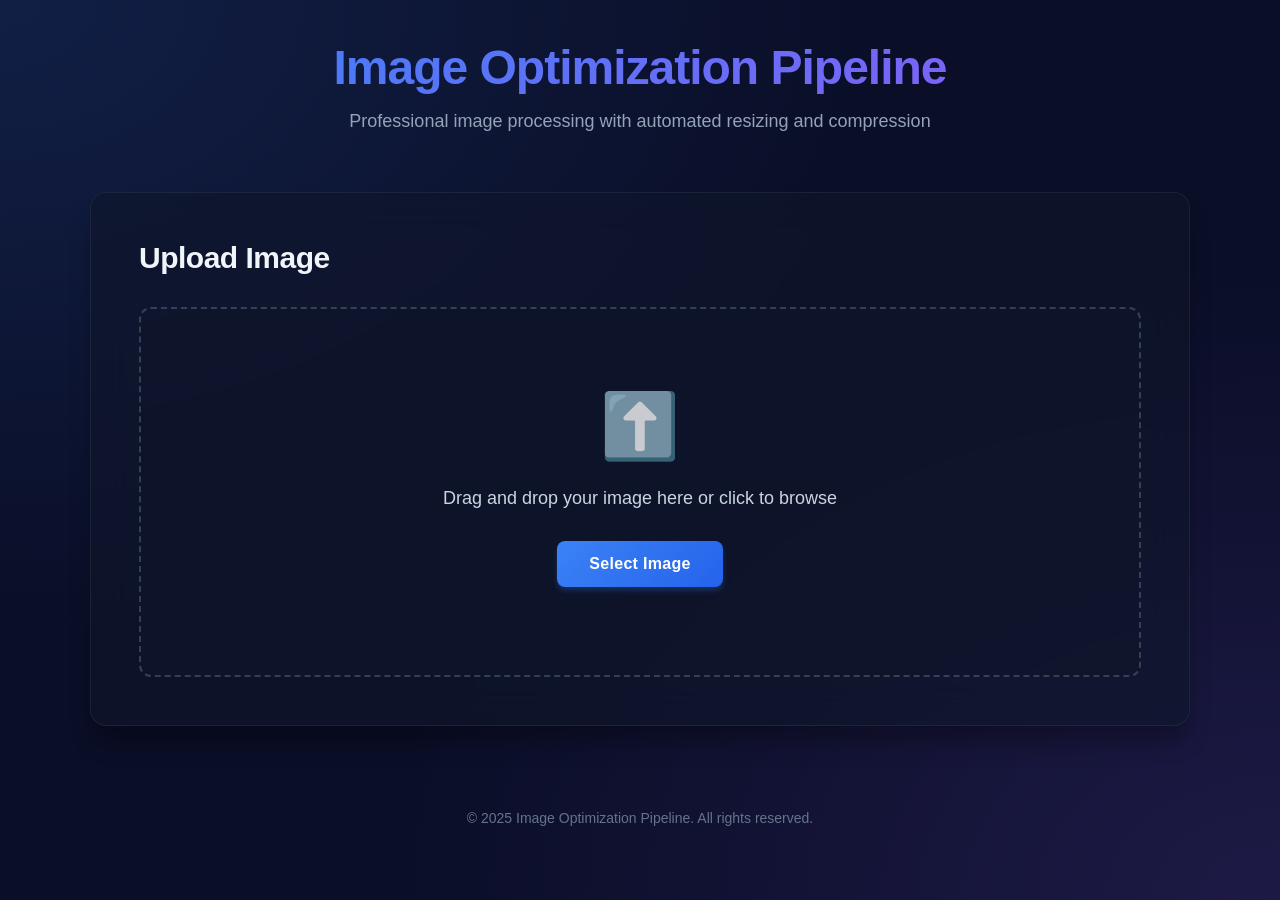
<file: frontend/index.html>
<!DOCTYPE html>
<html lang="en">
<head>
    <meta charset="UTF-8">
    <meta name="viewport" content="width=device-width, initial-scale=1.0">
    <title>Image Optimization Pipeline</title>
    <link rel="stylesheet" href="styles.css">
</head>
<body>
    <div class="container">
        <header>
            <h1>Image Optimization Pipeline</h1>
            <p>Professional image processing with automated resizing and compression</p>
        </header>

        <main>
            <!-- Upload Section -->
            <section id="upload-section" class="card">
                <h2>Upload Image</h2>
                <div class="upload-area" id="upload-area">
                    <div class="upload-icon">⬆️</div>
                    <p>Drag and drop your image here or click to browse</p>
                    <input type="file" id="file-input" accept="image/*" hidden>
                    <button id="browse-btn" class="btn btn-primary">Select Image</button>
                </div>
                <div id="file-info" class="file-info hidden">
                    <p><strong>Selected File:</strong> <span id="filename"></span></p>
                    <p><strong>Size:</strong> <span id="filesize"></span></p>
                    <button id="upload-btn" class="btn btn-success">Upload & Process</button>
                    <button id="cancel-btn" class="btn btn-secondary">Cancel</button>
                </div>
            </section>

            <!-- Processing Section -->
            <section id="processing-section" class="card hidden">
                <h2>Processing...</h2>
                <div class="loader"></div>
                <p id="processing-message">Uploading your image...</p>
                <div class="progress-bar">
                    <div id="progress" class="progress-fill"></div>
                </div>
            </section>

            <!-- Results Section -->
            <section id="results-section" class="card hidden">
                <h2>Processing Complete</h2>
                <div class="results-grid">
                    <div class="result-item">
                        <h3>Original File</h3>
                        <p id="original-filename"></p>
                    </div>
                    <div class="result-item">
                        <h3>Processing Time</h3>
                        <p id="processing-time"></p>
                    </div>
                    <div class="result-item">
                        <h3>Space Saved</h3>
                        <p id="compression-ratio"></p>
                    </div>
                </div>

                <h3>Download Processed Images</h3>
                <div class="download-grid">
                    <div class="download-card">
                        <h4>1080p (Full HD)</h4>
                        <p class="resolution-info">1920x1080</p>
                        <p class="file-size" id="size-1080p">Loading...</p>
                        <a id="download-1080p" class="btn btn-download" href="#" target="_blank">Download</a>
                    </div>
                    <div class="download-card">
                        <h4>720p (HD)</h4>
                        <p class="resolution-info">1280x720</p>
                        <p class="file-size" id="size-720p">Loading...</p>
                        <a id="download-720p" class="btn btn-download" href="#" target="_blank">Download</a>
                    </div>
                    <div class="download-card">
                        <h4>480p (SD)</h4>
                        <p class="resolution-info">854x480</p>
                        <p class="file-size" id="size-480p">Loading...</p>
                        <a id="download-480p" class="btn btn-download" href="#" target="_blank">Download</a>
                    </div>
                </div>

                <button id="upload-another-btn" class="btn btn-primary">Upload Another Image</button>
            </section>

            <!-- Error Section -->
            <section id="error-section" class="card error-card hidden">
                <h2>Error</h2>
                <p id="error-message"></p>
                <button id="try-again-btn" class="btn btn-primary">Try Again</button>
            </section>
        </main>

        <footer>
            <p>&copy; 2025 Image Optimization Pipeline. All rights reserved.</p>
        </footer>
    </div>

    <script src="app.js"></script>
</body>
</html>
</file>
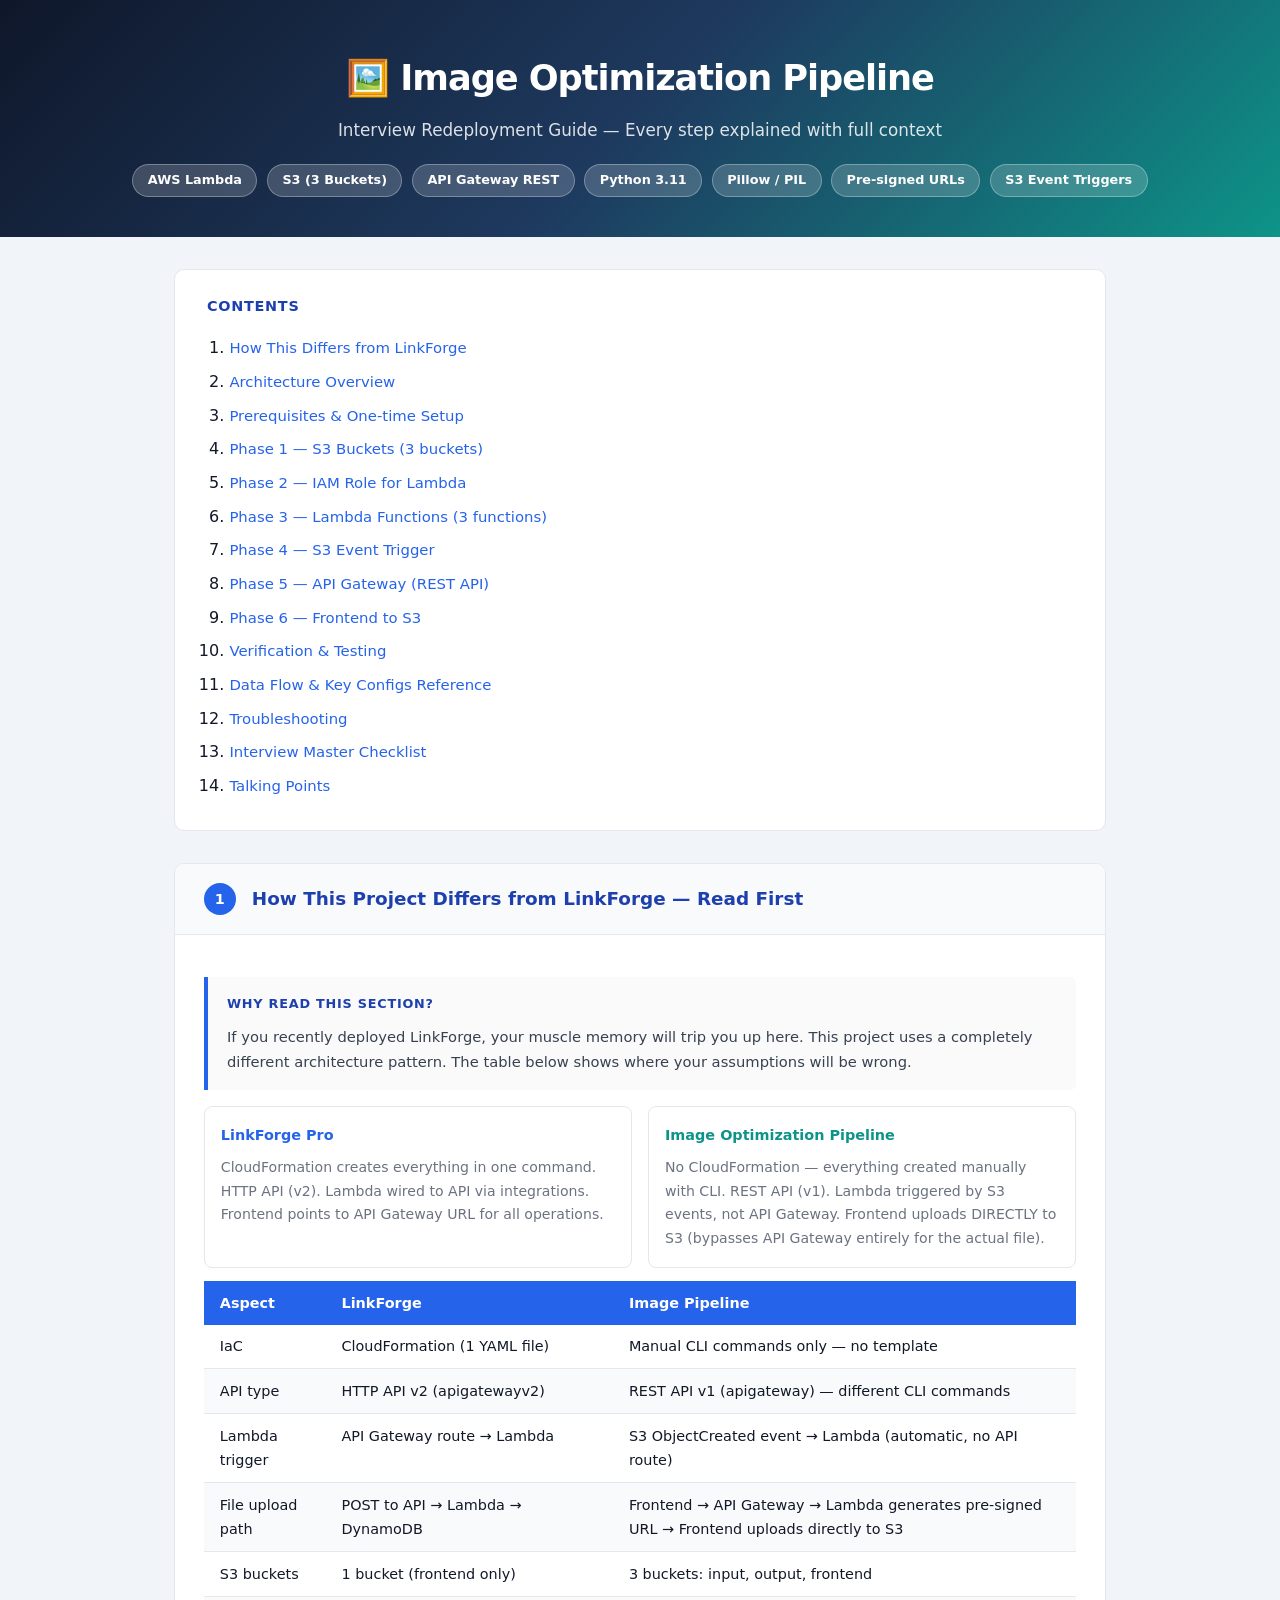
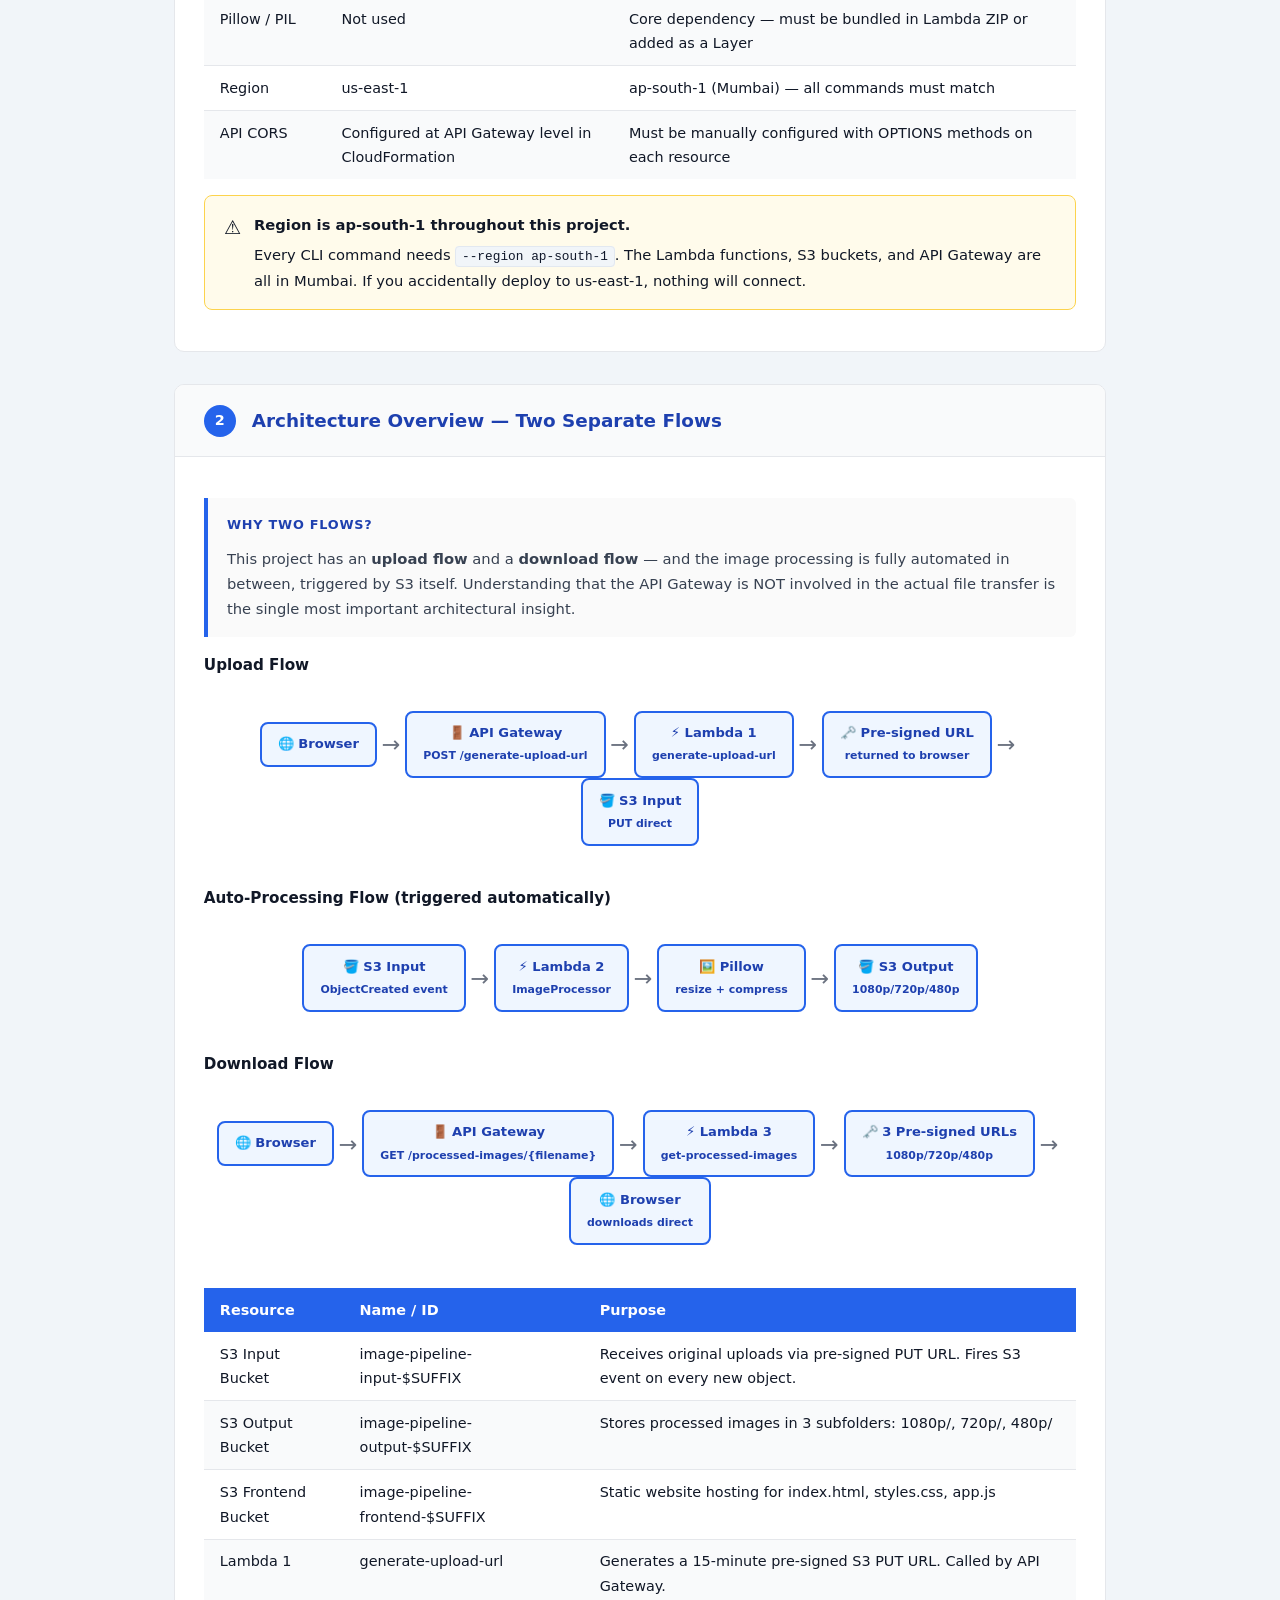
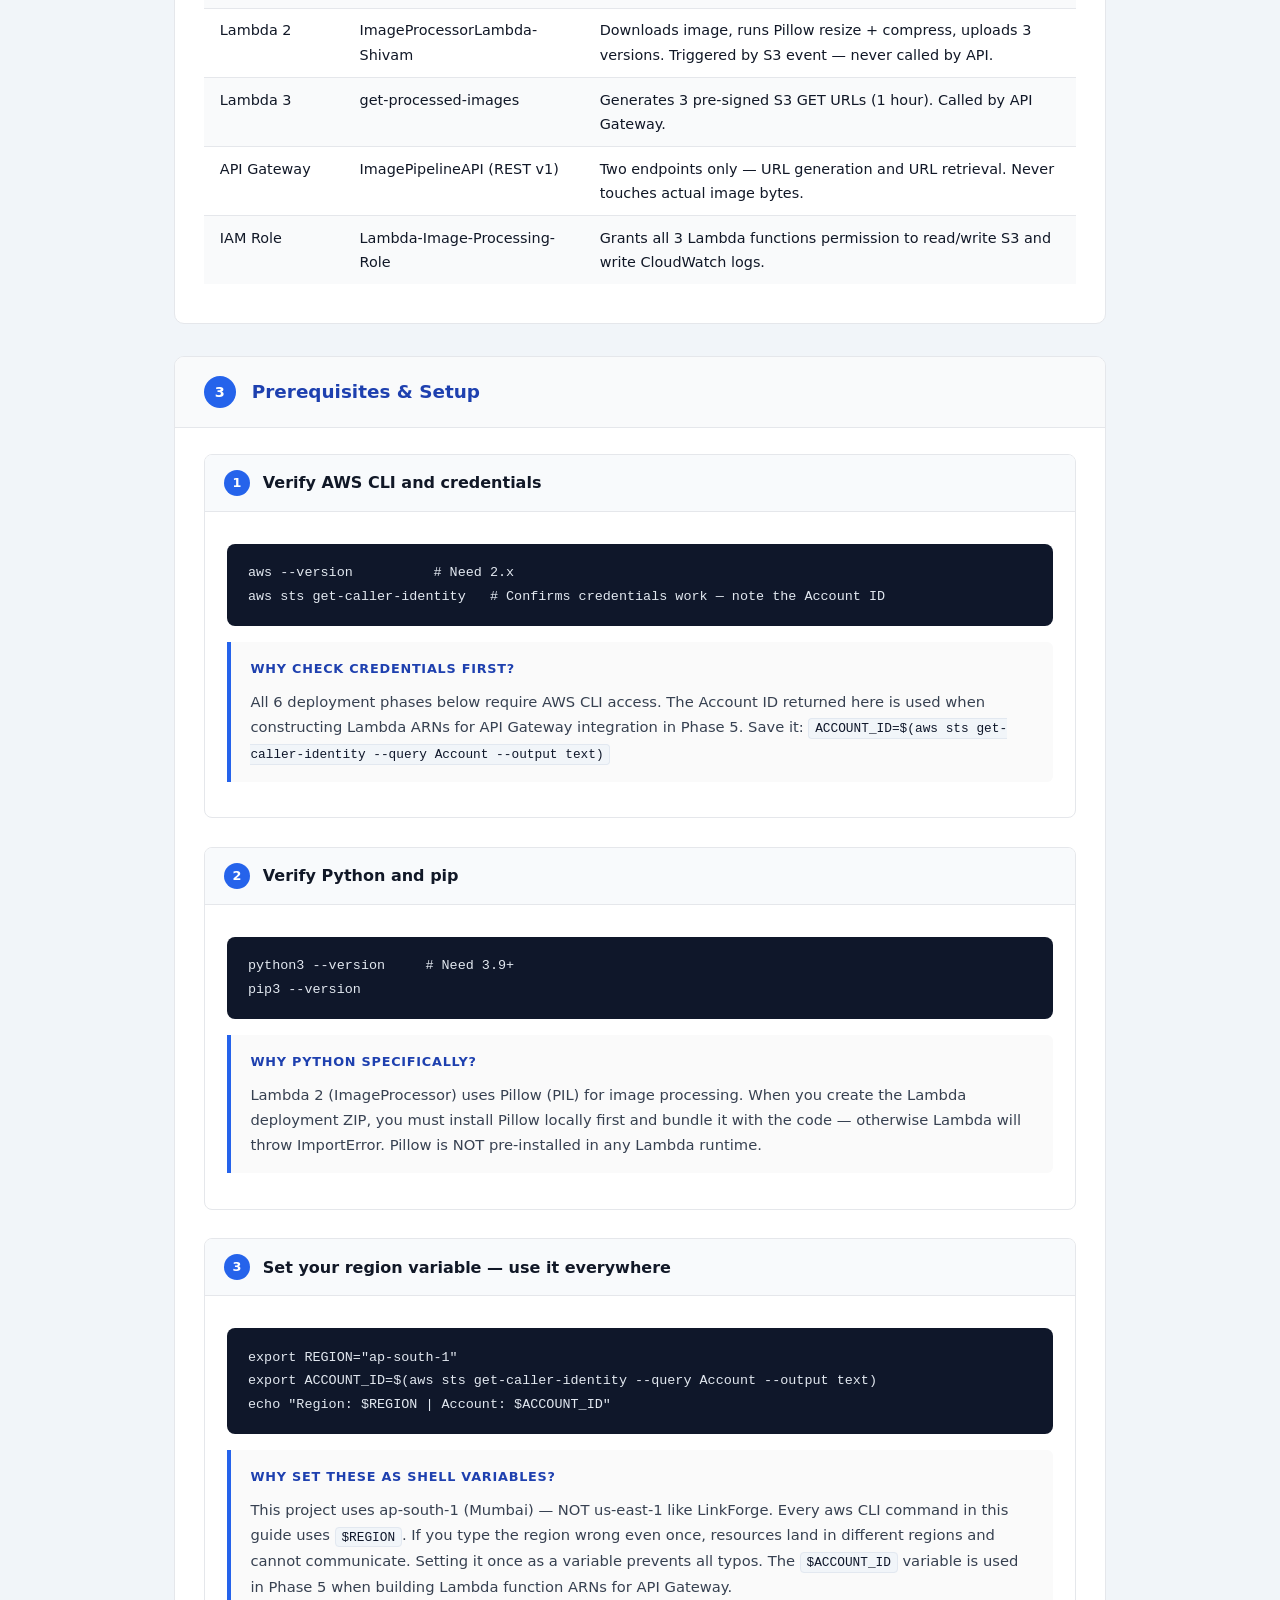
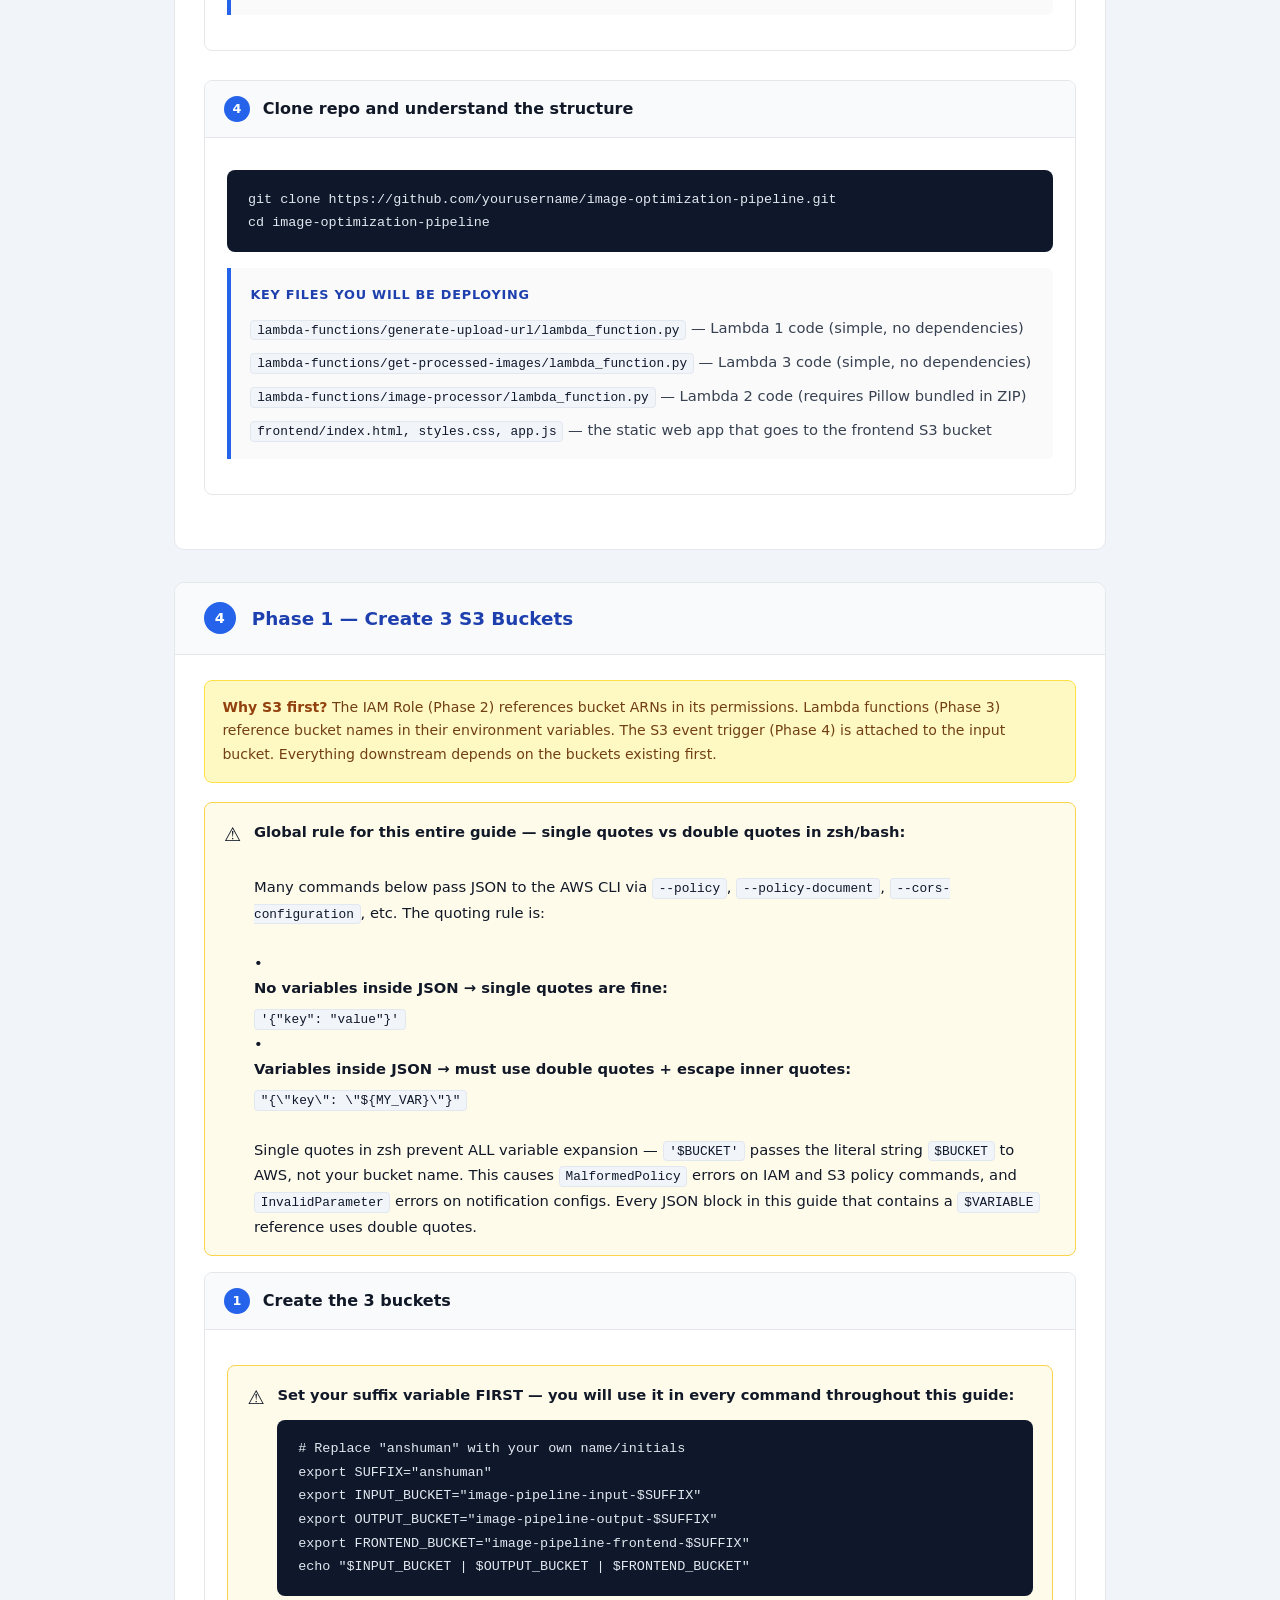
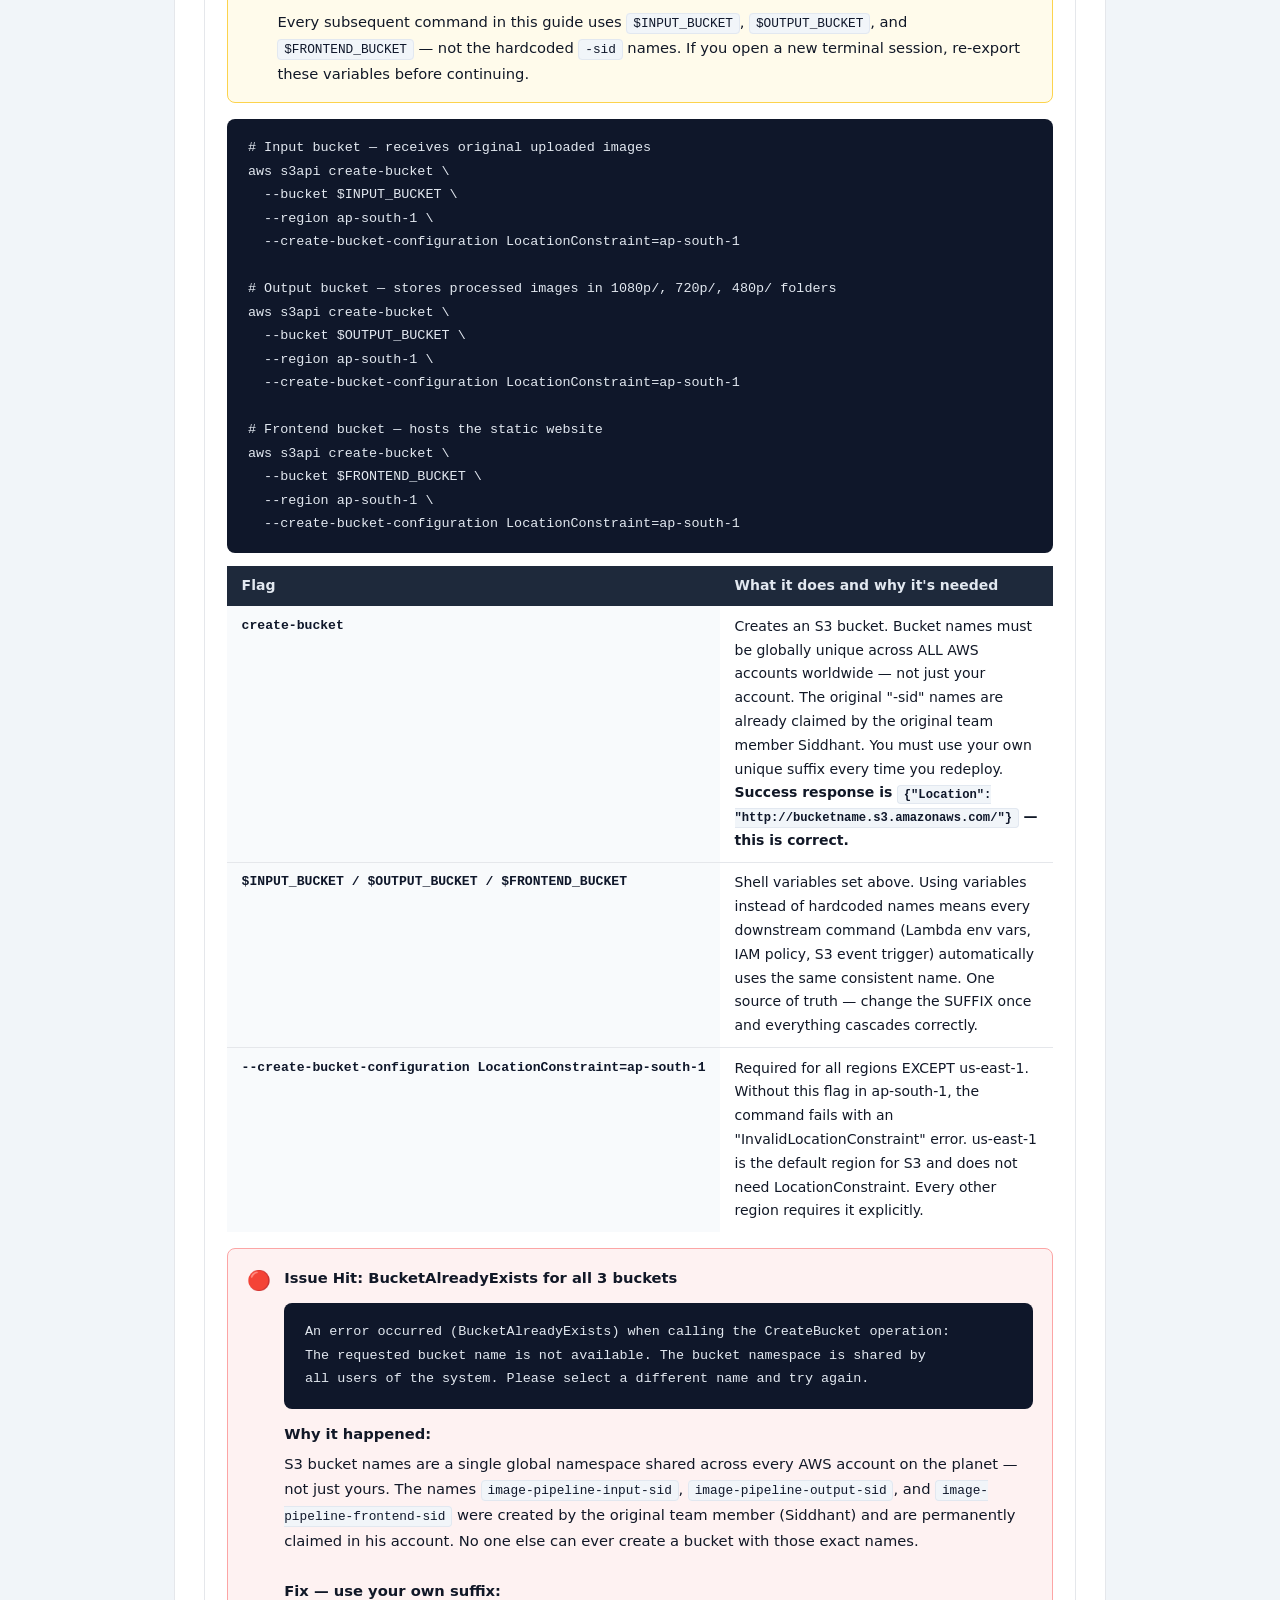
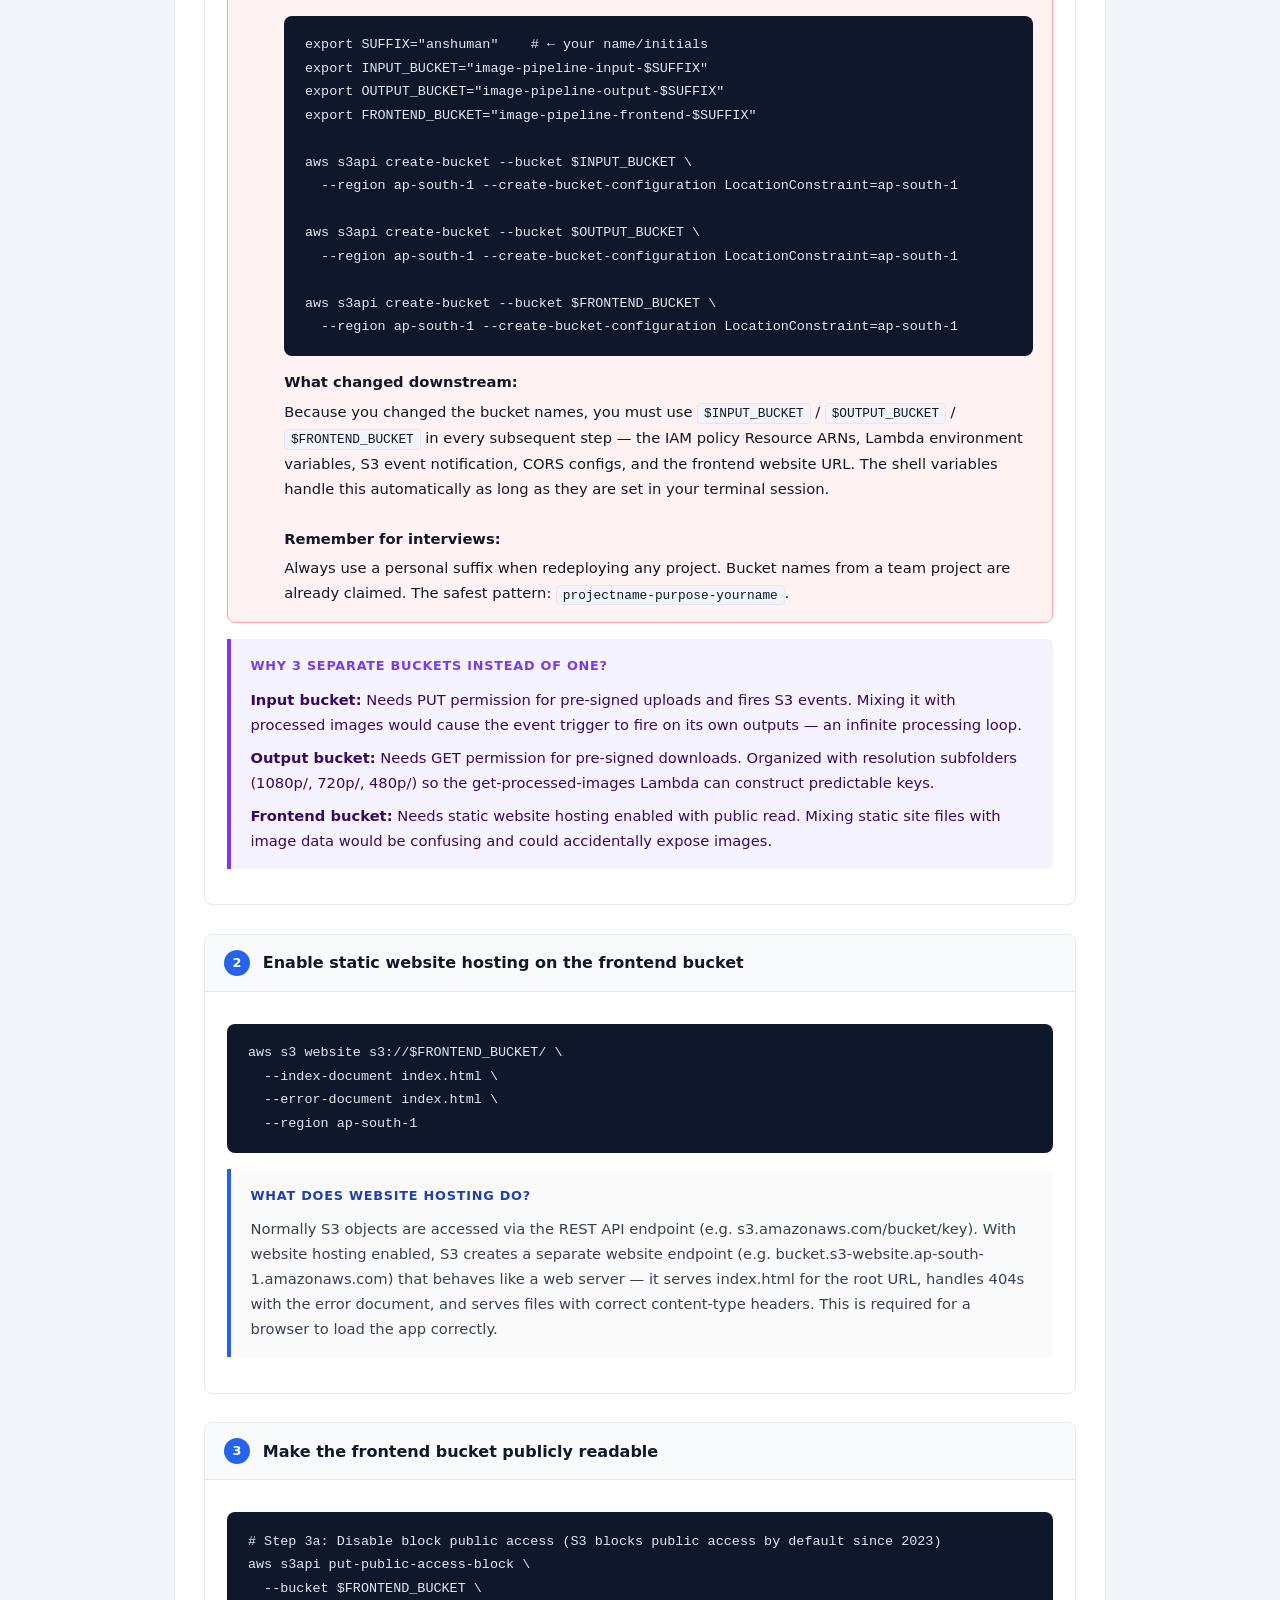
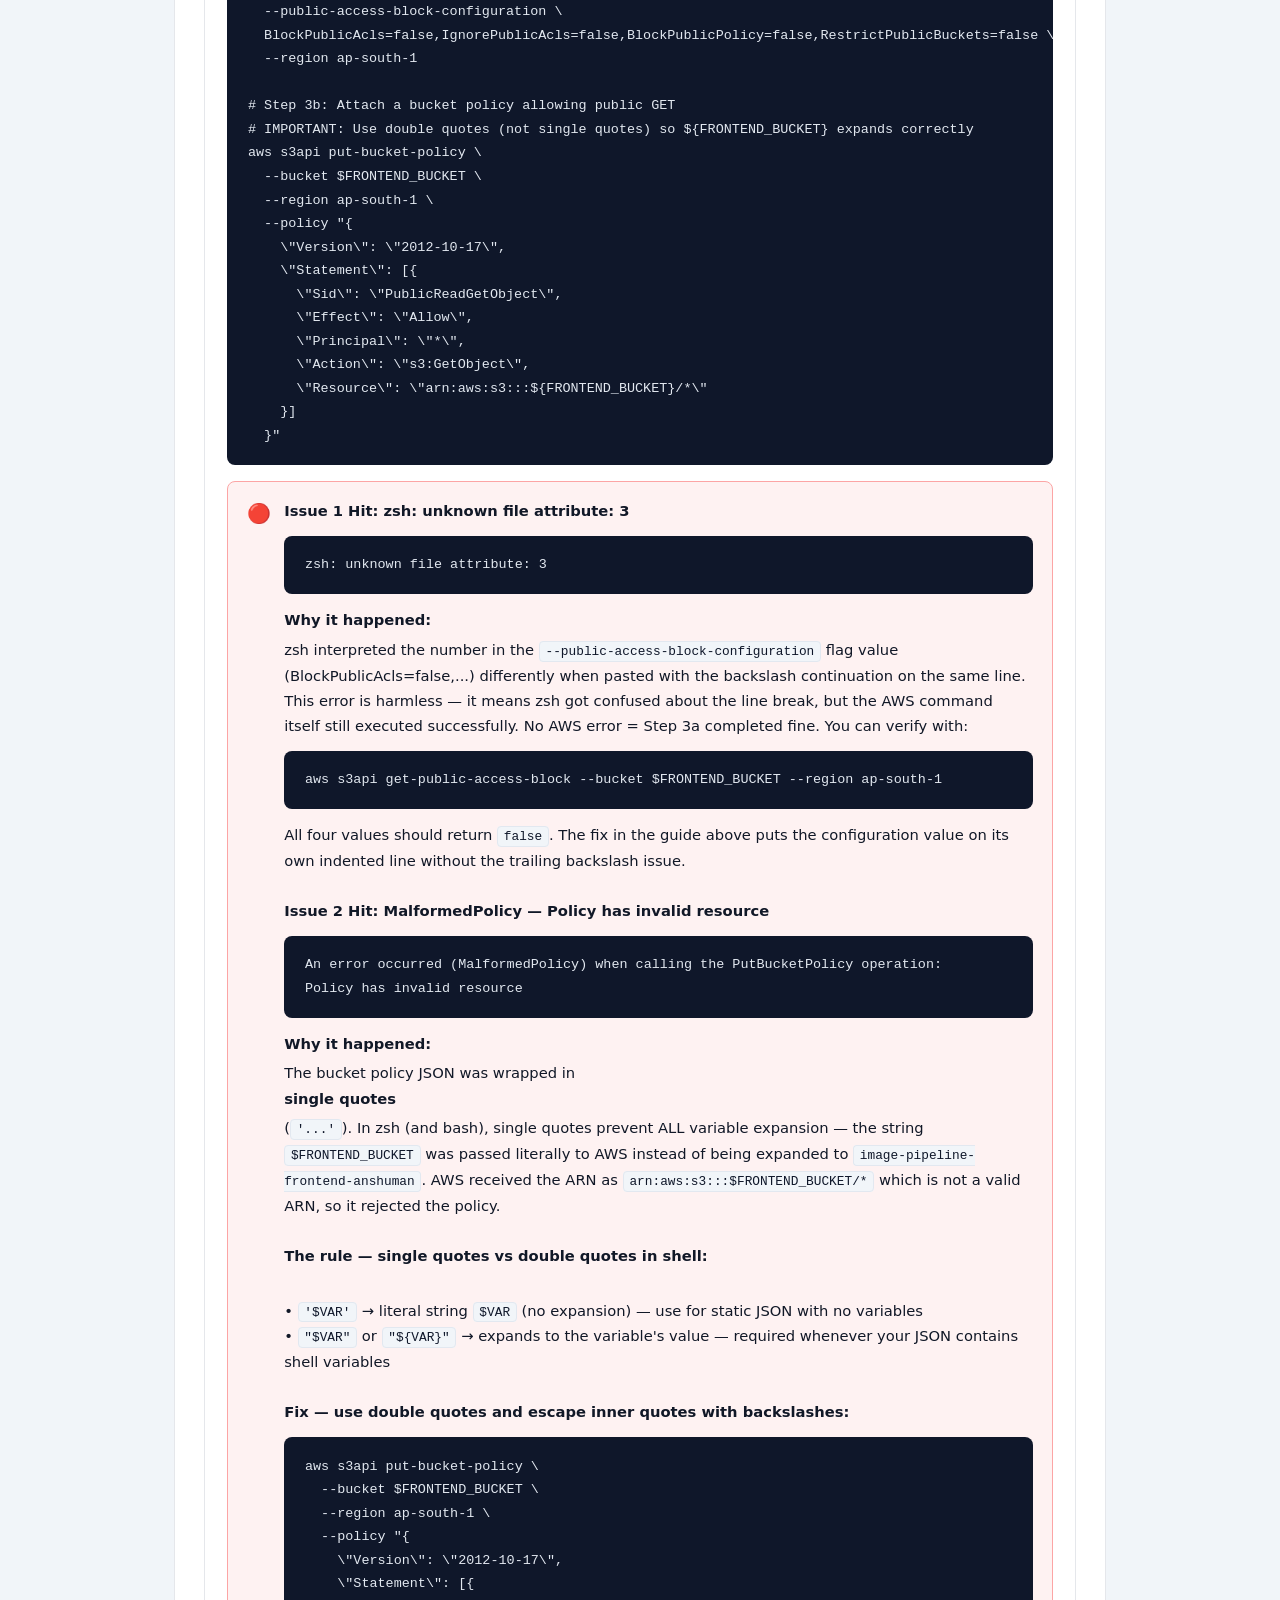
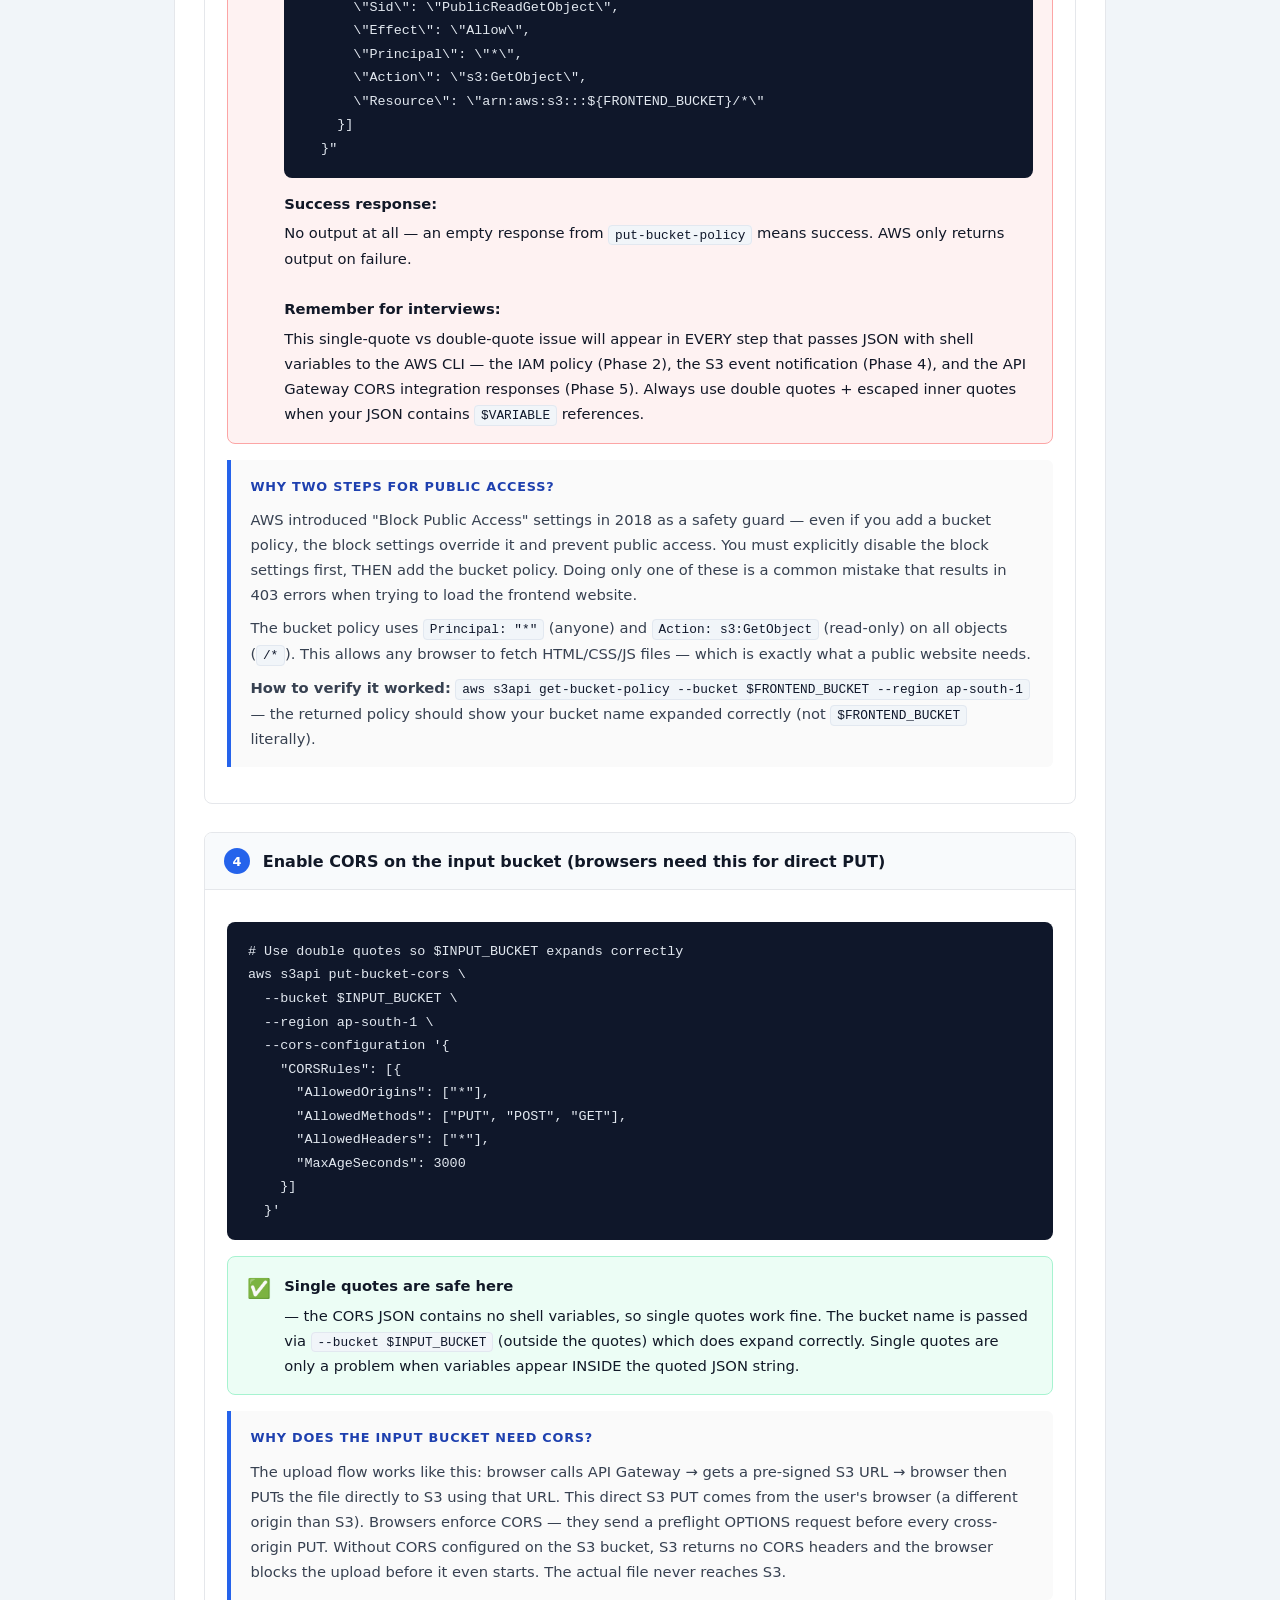
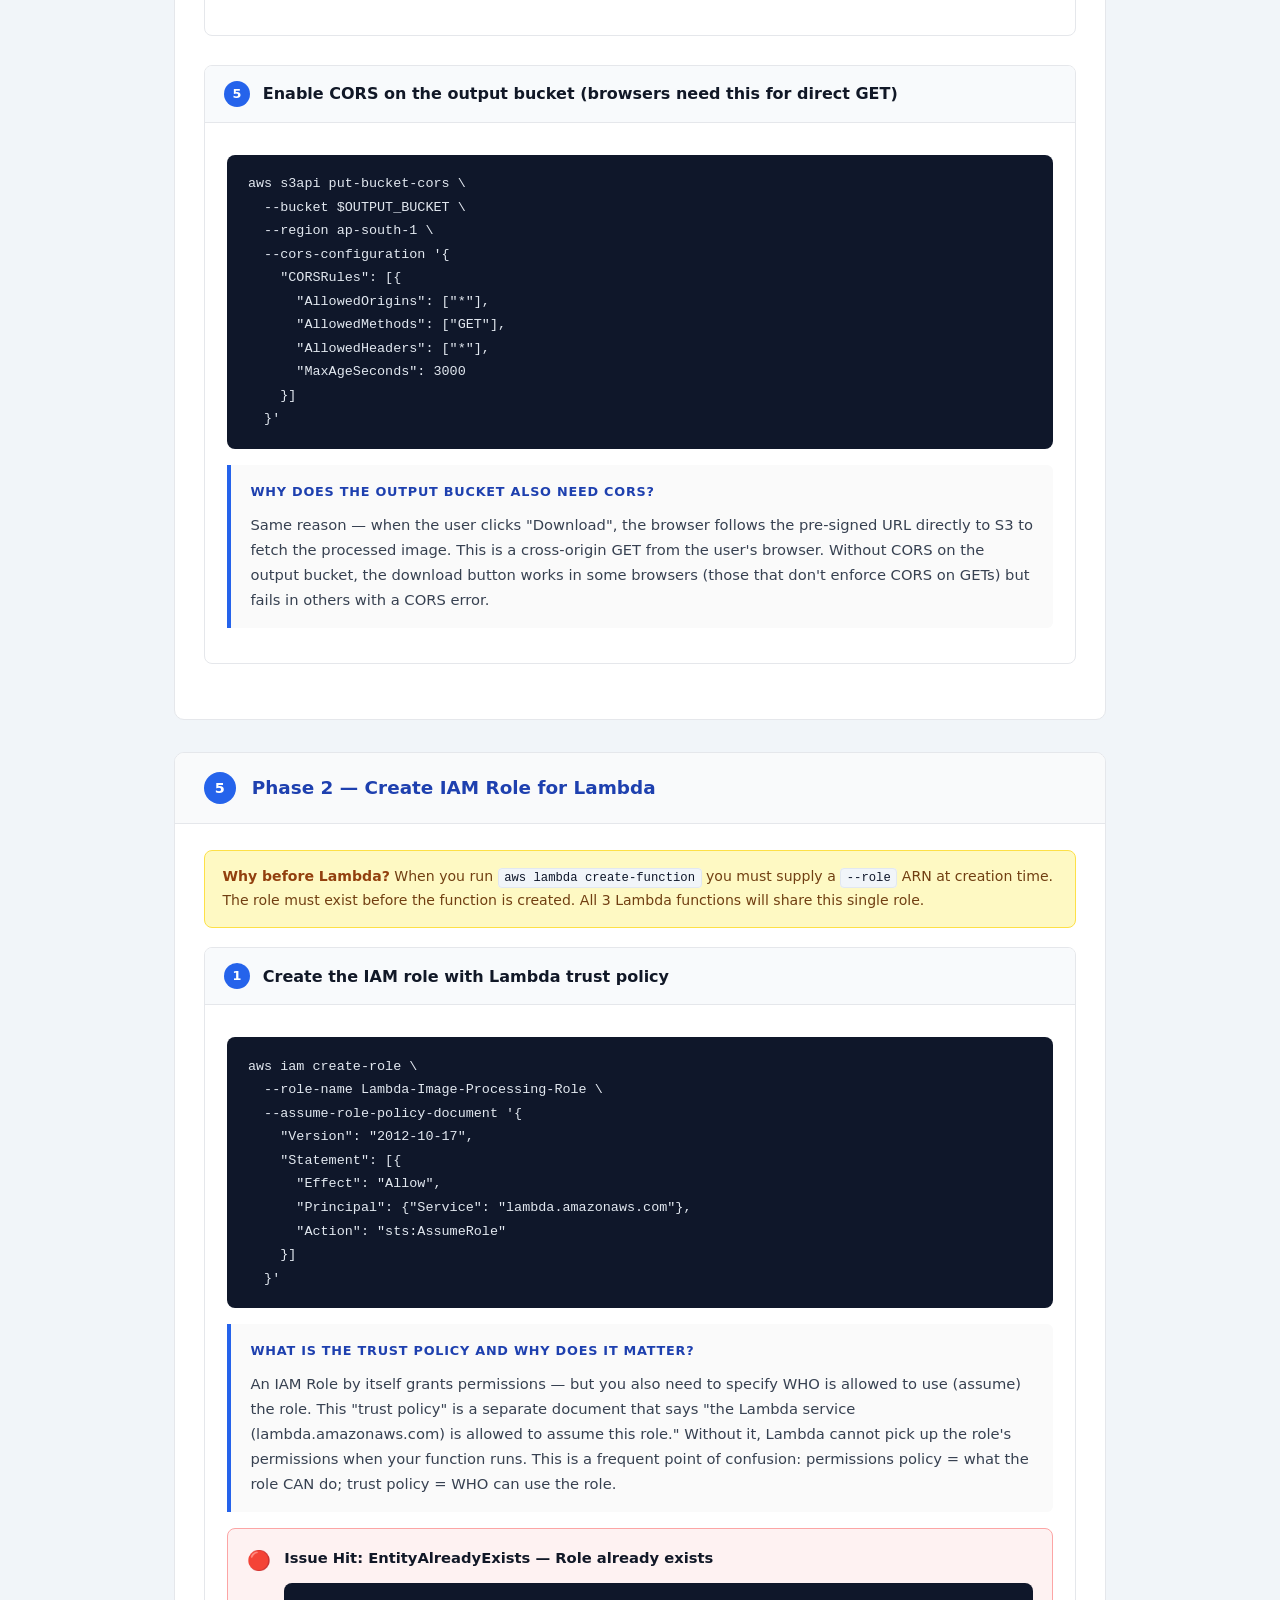
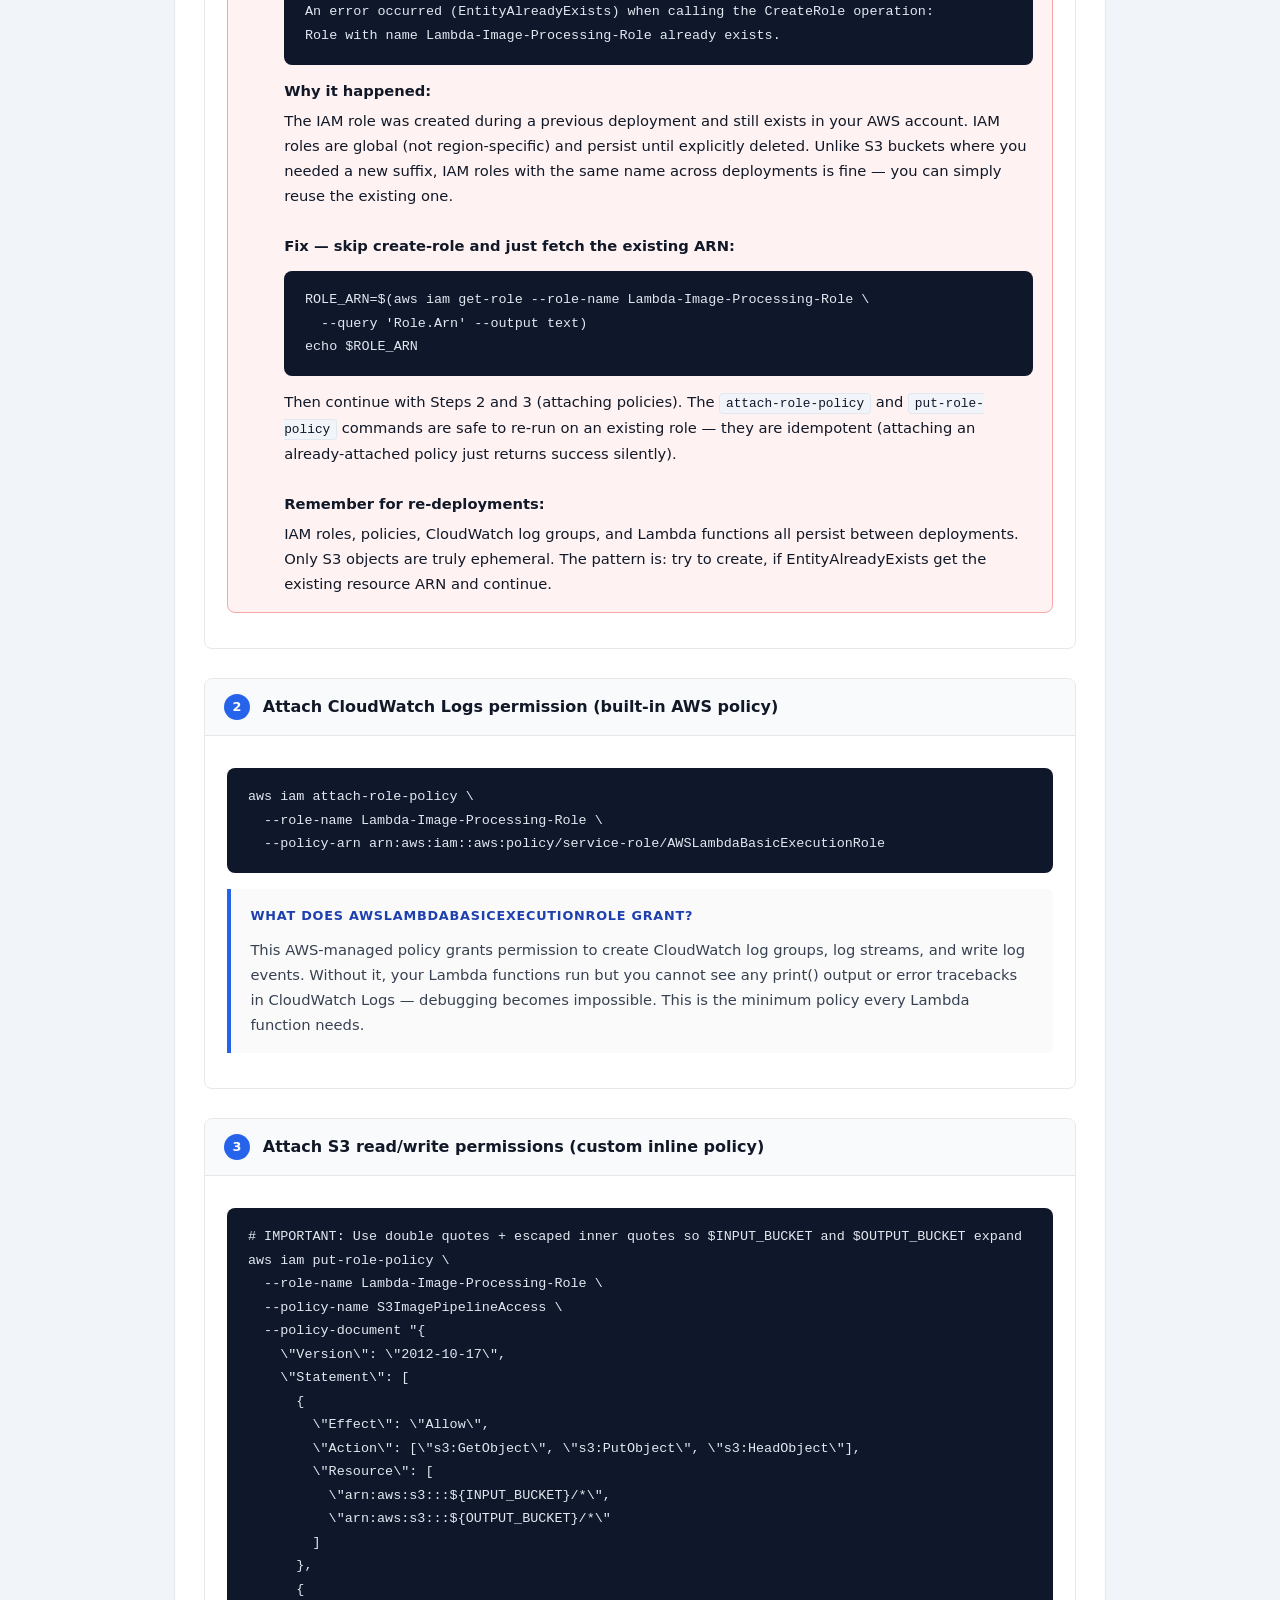
<file: image-pipeline-redeploy-guide-2.html>
<!DOCTYPE html>
<html lang="en">
<head>
<meta charset="UTF-8">
<meta name="viewport" content="width=device-width, initial-scale=1.0">
<title>Image Optimization Pipeline — Interview Redeployment Guide</title>
<style>
  :root {
    --blue:#2563eb;--blue-light:#eff6ff;--blue-dark:#1e40af;
    --green:#059669;--green-light:#ecfdf5;
    --orange:#d97706;--orange-light:#fffbeb;
    --red:#dc2626;--red-light:#fef2f2;
    --purple:#7c3aed;--purple-light:#f5f3ff;
    --teal:#0d9488;--teal-light:#f0fdfa;
    --gray:#6b7280;--gray-light:#f9fafb;--gray-border:#e5e7eb;
    --text:#111827;--text-muted:#6b7280;--radius:10px;
  }
  *{box-sizing:border-box;margin:0;padding:0;}
  body{font-family:'Segoe UI',system-ui,sans-serif;background:#f1f5f9;color:var(--text);line-height:1.7;}

  .hero{background:linear-gradient(135deg,#0f172a 0%,#1e3a5f 50%,#0d9488 100%);color:white;padding:3rem 2rem 2.5rem;text-align:center;}
  .hero h1{font-size:2.2rem;font-weight:800;letter-spacing:-0.03em;}
  .hero .subtitle{font-size:1.05rem;opacity:.85;margin-top:.5rem;}
  .badge-row{display:flex;gap:.6rem;justify-content:center;flex-wrap:wrap;margin-top:1.2rem;}
  .badge{background:rgba(255,255,255,.18);border:1px solid rgba(255,255,255,.3);border-radius:999px;padding:.3rem .9rem;font-size:.8rem;font-weight:600;}

  .wrapper{max-width:980px;margin:0 auto;padding:2rem 1.5rem 5rem;}

  .toc{background:white;border:1px solid var(--gray-border);border-radius:var(--radius);padding:1.5rem 2rem;margin-bottom:2rem;}
  .toc h2{font-size:.9rem;font-weight:700;color:var(--blue-dark);margin-bottom:1rem;text-transform:uppercase;letter-spacing:.05em;}
  .toc ol{padding-left:1.4rem;}
  .toc li{margin-bottom:.4rem;}
  .toc a{color:var(--blue);text-decoration:none;font-weight:500;font-size:.93rem;}
  .toc a:hover{text-decoration:underline;}

  .section{background:white;border:1px solid var(--gray-border);border-radius:var(--radius);margin-bottom:2rem;overflow:hidden;}
  .section-header{display:flex;align-items:center;gap:1rem;padding:1.2rem 1.8rem;border-bottom:1px solid var(--gray-border);background:var(--gray-light);}
  .section-num{background:var(--blue);color:white;width:32px;height:32px;border-radius:50%;display:flex;align-items:center;justify-content:center;font-weight:800;font-size:.9rem;flex-shrink:0;}
  .section-title{font-size:1.15rem;font-weight:700;color:var(--blue-dark);}
  .section-body{padding:1.6rem 1.8rem;}

  .step{border:1px solid var(--gray-border);border-radius:8px;margin-bottom:1.8rem;overflow:hidden;}
  .step-header{display:flex;align-items:center;gap:.8rem;padding:.9rem 1.2rem;background:#f8fafc;border-bottom:1px solid var(--gray-border);}
  .step-num{background:var(--blue);color:white;width:26px;height:26px;border-radius:50%;display:flex;align-items:center;justify-content:center;font-weight:800;font-size:.8rem;flex-shrink:0;}
  .step-title{font-weight:700;color:var(--text);font-size:1rem;}
  .step-body{padding:1.2rem 1.4rem;}

  .explain{background:#fafafa;border-left:4px solid var(--blue);border-radius:0 6px 6px 0;padding:1rem 1.2rem;margin:1rem 0;font-size:.92rem;}
  .explain h5{font-size:.8rem;font-weight:700;color:var(--blue-dark);text-transform:uppercase;letter-spacing:.06em;margin-bottom:.6rem;}
  .explain p{color:#374151;margin-bottom:.5rem;}
  .explain p:last-child{margin-bottom:0;}

  .why-here{background:var(--purple-light);border-left:4px solid var(--purple);border-radius:0 6px 6px 0;padding:1rem 1.2rem;margin:1rem 0;font-size:.92rem;}
  .why-here h5{font-size:.8rem;font-weight:700;color:var(--purple);text-transform:uppercase;letter-spacing:.06em;margin-bottom:.6rem;}
  .why-here p{color:#3b0764;margin-bottom:.5rem;}
  .why-here p:last-child{margin-bottom:0;}

  .key-diff{background:var(--teal-light);border-left:4px solid var(--teal);border-radius:0 6px 6px 0;padding:1rem 1.2rem;margin:1rem 0;font-size:.92rem;}
  .key-diff h5{font-size:.8rem;font-weight:700;color:var(--teal);text-transform:uppercase;letter-spacing:.06em;margin-bottom:.6rem;}
  .key-diff p{color:#134e4a;margin-bottom:.5rem;}
  .key-diff p:last-child{margin-bottom:0;}

  .cmd-table{width:100%;border-collapse:collapse;font-size:.875rem;margin:.8rem 0;}
  .cmd-table th{background:#1e293b;color:#e2e8f0;padding:.5rem .9rem;text-align:left;font-weight:700;}
  .cmd-table td{padding:.55rem .9rem;border-bottom:1px solid var(--gray-border);vertical-align:top;}
  .cmd-table td:first-child{font-family:'Cascadia Code','Fira Code','Consolas',monospace;font-size:.82rem;background:#f8fafc;color:#0f172a;white-space:nowrap;font-weight:600;}
  .cmd-table tr:last-child td{border-bottom:none;}

  pre{background:#0f172a;color:#e2e8f0;border-radius:8px;padding:1.1rem 1.3rem;overflow-x:auto;font-size:.84rem;line-height:1.75;margin:.8rem 0;}
  code{font-family:'Cascadia Code','Fira Code','Consolas',monospace;}
  .ic{background:#f1f5f9;color:#0f172a;padding:.15em .45em;border-radius:4px;font-size:.87em;font-family:'Cascadia Code','Fira Code','Consolas',monospace;border:1px solid #e2e8f0;}

  .callout{border-radius:8px;padding:1rem 1.2rem;margin:1rem 0;display:flex;gap:.8rem;}
  .callout-icon{font-size:1.2rem;flex-shrink:0;}
  .callout-body{font-size:.92rem;}
  .callout-body strong{display:block;margin-bottom:.3rem;}
  .tip{background:var(--green-light);border:1px solid #a7f3d0;}
  .warn{background:var(--orange-light);border:1px solid #fcd34d;}
  .danger{background:var(--red-light);border:1px solid #fca5a5;}
  .info{background:var(--blue-light);border:1px solid #bfdbfe;}

  .arch{display:flex;align-items:center;justify-content:center;flex-wrap:wrap;padding:1.5rem 0;}
  .arch-box{background:var(--blue-light);border:2px solid var(--blue);border-radius:8px;padding:.6rem 1rem;text-align:center;font-size:.82rem;font-weight:700;color:var(--blue-dark);min-width:90px;}
  .arch-arrow{color:var(--gray);font-size:1.4rem;padding:0 .3rem;}

  .data-table{width:100%;border-collapse:collapse;font-size:.9rem;margin:.8rem 0;}
  .data-table th{background:var(--blue);color:white;padding:.6rem 1rem;text-align:left;font-weight:700;}
  .data-table td{padding:.6rem 1rem;border-bottom:1px solid var(--gray-border);vertical-align:top;}
  .data-table tr:last-child td{border-bottom:none;}
  .data-table tr:nth-child(even) td{background:var(--gray-light);}

  .checklist{list-style:none;padding:0;}
  .checklist li{display:flex;gap:.7rem;align-items:flex-start;padding:.5rem 0;border-bottom:1px solid var(--gray-border);font-size:.93rem;}
  .checklist li:last-child{border-bottom:none;}
  .check-box{width:20px;height:20px;border:2px solid var(--gray-border);border-radius:4px;flex-shrink:0;margin-top:2px;background:white;}
  .phase-label{font-size:.72rem;background:var(--blue);color:white;border-radius:999px;padding:.1rem .5rem;font-weight:700;flex-shrink:0;margin-top:3px;}

  .tips-grid{display:grid;grid-template-columns:1fr 1fr;gap:1rem;}
  @media(max-width:600px){.tips-grid{grid-template-columns:1fr;}}
  .tip-card{background:var(--green-light);border:1px solid #a7f3d0;border-radius:8px;padding:1rem;}
  .tip-card h4{font-size:.9rem;font-weight:700;color:var(--green);margin-bottom:.4rem;}
  .tip-card p{font-size:.87rem;color:#065f46;}

  hr{border:none;border-top:1px solid var(--gray-border);margin:1.2rem 0;}
  .footer{text-align:center;padding:2rem;color:var(--gray);font-size:.85rem;}
  .sequence-note{background:#fef9c3;border:1px solid #fde047;border-radius:8px;padding:.9rem 1.1rem;font-size:.88rem;color:#713f12;margin-bottom:1.2rem;}
  .sequence-note strong{color:#92400e;}
  .compare-grid{display:grid;grid-template-columns:1fr 1fr;gap:1rem;margin:.8rem 0;}
  @media(max-width:600px){.compare-grid{grid-template-columns:1fr;}}
  .compare-card{border:1px solid var(--gray-border);border-radius:8px;padding:1rem;}
  .compare-card h5{font-weight:700;margin-bottom:.5rem;font-size:.9rem;}
</style>
</head>
<body>

<div class="hero">
  <h1>🖼️ Image Optimization Pipeline</h1>
  <div class="subtitle">Interview Redeployment Guide — Every step explained with full context</div>
  <div class="badge-row">
    <span class="badge">AWS Lambda</span><span class="badge">S3 (3 Buckets)</span>
    <span class="badge">API Gateway REST</span><span class="badge">Python 3.11</span>
    <span class="badge">Pillow / PIL</span><span class="badge">Pre-signed URLs</span>
    <span class="badge">S3 Event Triggers</span>
  </div>
</div>

<div class="wrapper">

<div class="toc">
  <h2>Contents</h2>
  <ol>
    <li><a href="#vs-linkforge">How This Differs from LinkForge</a></li>
    <li><a href="#architecture">Architecture Overview</a></li>
    <li><a href="#prereqs">Prerequisites &amp; One-time Setup</a></li>
    <li><a href="#phase1">Phase 1 — S3 Buckets (3 buckets)</a></li>
    <li><a href="#phase2">Phase 2 — IAM Role for Lambda</a></li>
    <li><a href="#phase3">Phase 3 — Lambda Functions (3 functions)</a></li>
    <li><a href="#phase4">Phase 4 — S3 Event Trigger</a></li>
    <li><a href="#phase5">Phase 5 — API Gateway (REST API)</a></li>
    <li><a href="#phase6">Phase 6 — Frontend to S3</a></li>
    <li><a href="#verify">Verification &amp; Testing</a></li>
    <li><a href="#schema">Data Flow &amp; Key Configs Reference</a></li>
    <li><a href="#troubleshoot">Troubleshooting</a></li>
    <li><a href="#checklist">Interview Master Checklist</a></li>
    <li><a href="#talking">Talking Points</a></li>
  </ol>
</div>

<!-- ═══ SECTION 1 — HOW THIS DIFFERS ═══ -->
<div class="section" id="vs-linkforge">
  <div class="section-header"><div class="section-num">1</div><div class="section-title">How This Project Differs from LinkForge — Read First</div></div>
  <div class="section-body">
    <div class="explain">
      <h5>Why read this section?</h5>
      <p>If you recently deployed LinkForge, your muscle memory will trip you up here. This project uses a completely different architecture pattern. The table below shows where your assumptions will be wrong.</p>
    </div>
    <div class="compare-grid">
      <div class="compare-card">
        <h5 style="color:var(--blue);">LinkForge Pro</h5>
        <p style="font-size:.88rem;color:var(--text-muted);">CloudFormation creates everything in one command. HTTP API (v2). Lambda wired to API via integrations. Frontend points to API Gateway URL for all operations.</p>
      </div>
      <div class="compare-card">
        <h5 style="color:var(--teal);">Image Optimization Pipeline</h5>
        <p style="font-size:.88rem;color:var(--text-muted);">No CloudFormation — everything created manually with CLI. REST API (v1). Lambda triggered by S3 events, not API Gateway. Frontend uploads DIRECTLY to S3 (bypasses API Gateway entirely for the actual file).</p>
      </div>
    </div>
    <table class="data-table">
      <thead><tr><th>Aspect</th><th>LinkForge</th><th>Image Pipeline</th></tr></thead>
      <tbody>
        <tr><td>IaC</td><td>CloudFormation (1 YAML file)</td><td>Manual CLI commands only — no template</td></tr>
        <tr><td>API type</td><td>HTTP API v2 (apigatewayv2)</td><td>REST API v1 (apigateway) — different CLI commands</td></tr>
        <tr><td>Lambda trigger</td><td>API Gateway route → Lambda</td><td>S3 ObjectCreated event → Lambda (automatic, no API route)</td></tr>
        <tr><td>File upload path</td><td>POST to API → Lambda → DynamoDB</td><td>Frontend → API Gateway → Lambda generates pre-signed URL → Frontend uploads directly to S3</td></tr>
        <tr><td>S3 buckets</td><td>1 bucket (frontend only)</td><td>3 buckets: input, output, frontend</td></tr>
        <tr><td>Pillow / PIL</td><td>Not used</td><td>Core dependency — must be bundled in Lambda ZIP or added as a Layer</td></tr>
        <tr><td>Region</td><td>us-east-1</td><td>ap-south-1 (Mumbai) — all commands must match</td></tr>
        <tr><td>API CORS</td><td>Configured at API Gateway level in CloudFormation</td><td>Must be manually configured with OPTIONS methods on each resource</td></tr>
      </tbody>
    </table>
    <div class="callout warn">
      <div class="callout-icon">⚠️</div>
      <div class="callout-body"><strong>Region is ap-south-1 throughout this project.</strong> Every CLI command needs <span class="ic">--region ap-south-1</span>. The Lambda functions, S3 buckets, and API Gateway are all in Mumbai. If you accidentally deploy to us-east-1, nothing will connect.</div>
    </div>
  </div>
</div>

<!-- ═══ SECTION 2 — ARCHITECTURE ═══ -->
<div class="section" id="architecture">
  <div class="section-header"><div class="section-num">2</div><div class="section-title">Architecture Overview — Two Separate Flows</div></div>
  <div class="section-body">
    <div class="explain">
      <h5>Why two flows?</h5>
      <p>This project has an <strong>upload flow</strong> and a <strong>download flow</strong> — and the image processing is fully automated in between, triggered by S3 itself. Understanding that the API Gateway is NOT involved in the actual file transfer is the single most important architectural insight.</p>
    </div>

    <p style="font-weight:700;margin-bottom:.5rem;font-size:.95rem;">Upload Flow</p>
    <div class="arch">
      <div class="arch-box">🌐 Browser</div><div class="arch-arrow">→</div>
      <div class="arch-box">🚪 API Gateway<br><small>POST /generate-upload-url</small></div><div class="arch-arrow">→</div>
      <div class="arch-box">⚡ Lambda 1<br><small>generate-upload-url</small></div><div class="arch-arrow">→</div>
      <div class="arch-box">🗝️ Pre-signed URL<br><small>returned to browser</small></div><div class="arch-arrow">→</div>
      <div class="arch-box">🪣 S3 Input<br><small>PUT direct</small></div>
    </div>

    <p style="font-weight:700;margin-bottom:.5rem;margin-top:1rem;font-size:.95rem;">Auto-Processing Flow (triggered automatically)</p>
    <div class="arch">
      <div class="arch-box">🪣 S3 Input<br><small>ObjectCreated event</small></div><div class="arch-arrow">→</div>
      <div class="arch-box">⚡ Lambda 2<br><small>ImageProcessor</small></div><div class="arch-arrow">→</div>
      <div class="arch-box">🖼️ Pillow<br><small>resize + compress</small></div><div class="arch-arrow">→</div>
      <div class="arch-box">🪣 S3 Output<br><small>1080p/720p/480p</small></div>
    </div>

    <p style="font-weight:700;margin-bottom:.5rem;margin-top:1rem;font-size:.95rem;">Download Flow</p>
    <div class="arch">
      <div class="arch-box">🌐 Browser</div><div class="arch-arrow">→</div>
      <div class="arch-box">🚪 API Gateway<br><small>GET /processed-images/{filename}</small></div><div class="arch-arrow">→</div>
      <div class="arch-box">⚡ Lambda 3<br><small>get-processed-images</small></div><div class="arch-arrow">→</div>
      <div class="arch-box">🗝️ 3 Pre-signed URLs<br><small>1080p/720p/480p</small></div><div class="arch-arrow">→</div>
      <div class="arch-box">🌐 Browser<br><small>downloads direct</small></div>
    </div>

    <table class="data-table" style="margin-top:1.2rem;">
      <thead><tr><th>Resource</th><th>Name / ID</th><th>Purpose</th></tr></thead>
      <tbody>
        <tr><td>S3 Input Bucket</td><td>image-pipeline-input-$SUFFIX</td><td>Receives original uploads via pre-signed PUT URL. Fires S3 event on every new object.</td></tr>
        <tr><td>S3 Output Bucket</td><td>image-pipeline-output-$SUFFIX</td><td>Stores processed images in 3 subfolders: 1080p/, 720p/, 480p/</td></tr>
        <tr><td>S3 Frontend Bucket</td><td>image-pipeline-frontend-$SUFFIX</td><td>Static website hosting for index.html, styles.css, app.js</td></tr>
        <tr><td>Lambda 1</td><td>generate-upload-url</td><td>Generates a 15-minute pre-signed S3 PUT URL. Called by API Gateway.</td></tr>
        <tr><td>Lambda 2</td><td>ImageProcessorLambda-Shivam</td><td>Downloads image, runs Pillow resize + compress, uploads 3 versions. Triggered by S3 event — never called by API.</td></tr>
        <tr><td>Lambda 3</td><td>get-processed-images</td><td>Generates 3 pre-signed S3 GET URLs (1 hour). Called by API Gateway.</td></tr>
        <tr><td>API Gateway</td><td>ImagePipelineAPI (REST v1)</td><td>Two endpoints only — URL generation and URL retrieval. Never touches actual image bytes.</td></tr>
        <tr><td>IAM Role</td><td>Lambda-Image-Processing-Role</td><td>Grants all 3 Lambda functions permission to read/write S3 and write CloudWatch logs.</td></tr>
      </tbody>
    </table>
  </div>
</div>

<!-- ═══ SECTION 3 — PREREQS ═══ -->
<div class="section" id="prereqs">
  <div class="section-header"><div class="section-num">3</div><div class="section-title">Prerequisites &amp; Setup</div></div>
  <div class="section-body">

    <div class="step">
      <div class="step-header"><div class="step-num">1</div><div class="step-title">Verify AWS CLI and credentials</div></div>
      <div class="step-body">
        <pre><code>aws --version          # Need 2.x
aws sts get-caller-identity   # Confirms credentials work — note the Account ID</code></pre>
        <div class="explain">
          <h5>Why check credentials first?</h5>
          <p>All 6 deployment phases below require AWS CLI access. The Account ID returned here is used when constructing Lambda ARNs for API Gateway integration in Phase 5. Save it: <span class="ic">ACCOUNT_ID=$(aws sts get-caller-identity --query Account --output text)</span></p>
        </div>
      </div>
    </div>

    <div class="step">
      <div class="step-header"><div class="step-num">2</div><div class="step-title">Verify Python and pip</div></div>
      <div class="step-body">
        <pre><code>python3 --version     # Need 3.9+
pip3 --version</code></pre>
        <div class="explain">
          <h5>Why Python specifically?</h5>
          <p>Lambda 2 (ImageProcessor) uses Pillow (PIL) for image processing. When you create the Lambda deployment ZIP, you must install Pillow locally first and bundle it with the code — otherwise Lambda will throw ImportError. Pillow is NOT pre-installed in any Lambda runtime.</p>
        </div>
      </div>
    </div>

    <div class="step">
      <div class="step-header"><div class="step-num">3</div><div class="step-title">Set your region variable — use it everywhere</div></div>
      <div class="step-body">
        <pre><code>export REGION="ap-south-1"
export ACCOUNT_ID=$(aws sts get-caller-identity --query Account --output text)
echo "Region: $REGION | Account: $ACCOUNT_ID"</code></pre>
        <div class="explain">
          <h5>Why set these as shell variables?</h5>
          <p>This project uses ap-south-1 (Mumbai) — NOT us-east-1 like LinkForge. Every aws CLI command in this guide uses <span class="ic">$REGION</span>. If you type the region wrong even once, resources land in different regions and cannot communicate. Setting it once as a variable prevents all typos. The <span class="ic">$ACCOUNT_ID</span> variable is used in Phase 5 when building Lambda function ARNs for API Gateway.</p>
        </div>
      </div>
    </div>

    <div class="step">
      <div class="step-header"><div class="step-num">4</div><div class="step-title">Clone repo and understand the structure</div></div>
      <div class="step-body">
        <pre><code>git clone https://github.com/yourusername/image-optimization-pipeline.git
cd image-optimization-pipeline</code></pre>
        <div class="explain">
          <h5>Key files you will be deploying</h5>
          <p><span class="ic">lambda-functions/generate-upload-url/lambda_function.py</span> — Lambda 1 code (simple, no dependencies)</p>
          <p><span class="ic">lambda-functions/get-processed-images/lambda_function.py</span> — Lambda 3 code (simple, no dependencies)</p>
          <p><span class="ic">lambda-functions/image-processor/lambda_function.py</span> — Lambda 2 code (requires Pillow bundled in ZIP)</p>
          <p><span class="ic">frontend/index.html, styles.css, app.js</span> — the static web app that goes to the frontend S3 bucket</p>
        </div>
      </div>
    </div>

  </div>
</div>

<!-- ═══ SECTION 4 — PHASE 1: S3 BUCKETS ═══ -->
<div class="section" id="phase1">
  <div class="section-header"><div class="section-num">4</div><div class="section-title">Phase 1 — Create 3 S3 Buckets</div></div>
  <div class="section-body">

    <div class="sequence-note">
      <strong>Why S3 first?</strong> The IAM Role (Phase 2) references bucket ARNs in its permissions. Lambda functions (Phase 3) reference bucket names in their environment variables. The S3 event trigger (Phase 4) is attached to the input bucket. Everything downstream depends on the buckets existing first.
    </div>

    <div class="callout warn">
      <div class="callout-icon">⚠️</div>
      <div class="callout-body">
        <strong>Global rule for this entire guide — single quotes vs double quotes in zsh/bash:</strong>
        <br>Many commands below pass JSON to the AWS CLI via <span class="ic">--policy</span>, <span class="ic">--policy-document</span>, <span class="ic">--cors-configuration</span>, etc. The quoting rule is:
        <br><br>• <strong>No variables inside JSON → single quotes are fine:</strong> <span class="ic">'{"key": "value"}'</span>
        <br>• <strong>Variables inside JSON → must use double quotes + escape inner quotes:</strong> <span class="ic">"{\"key\": \"${MY_VAR}\"}"</span>
        <br><br>Single quotes in zsh prevent ALL variable expansion — <span class="ic">'$BUCKET'</span> passes the literal string <span class="ic">$BUCKET</span> to AWS, not your bucket name. This causes <span class="ic">MalformedPolicy</span> errors on IAM and S3 policy commands, and <span class="ic">InvalidParameter</span> errors on notification configs. Every JSON block in this guide that contains a <span class="ic">$VARIABLE</span> reference uses double quotes.
      </div>
    </div>

    <div class="step">
      <div class="step-header"><div class="step-num">1</div><div class="step-title">Create the 3 buckets</div></div>
      <div class="step-body">

        <div class="callout warn">
          <div class="callout-icon">⚠️</div>
          <div class="callout-body"><strong>Set your suffix variable FIRST — you will use it in every command throughout this guide:</strong>
            <pre><code># Replace "anshuman" with your own name/initials
export SUFFIX="anshuman"
export INPUT_BUCKET="image-pipeline-input-$SUFFIX"
export OUTPUT_BUCKET="image-pipeline-output-$SUFFIX"
export FRONTEND_BUCKET="image-pipeline-frontend-$SUFFIX"
echo "$INPUT_BUCKET | $OUTPUT_BUCKET | $FRONTEND_BUCKET"</code></pre>
            Every subsequent command in this guide uses <span class="ic">$INPUT_BUCKET</span>, <span class="ic">$OUTPUT_BUCKET</span>, and <span class="ic">$FRONTEND_BUCKET</span> — not the hardcoded <span class="ic">-sid</span> names. If you open a new terminal session, re-export these variables before continuing.
          </div>
        </div>

        <pre><code># Input bucket — receives original uploaded images
aws s3api create-bucket \
  --bucket $INPUT_BUCKET \
  --region ap-south-1 \
  --create-bucket-configuration LocationConstraint=ap-south-1

# Output bucket — stores processed images in 1080p/, 720p/, 480p/ folders
aws s3api create-bucket \
  --bucket $OUTPUT_BUCKET \
  --region ap-south-1 \
  --create-bucket-configuration LocationConstraint=ap-south-1

# Frontend bucket — hosts the static website
aws s3api create-bucket \
  --bucket $FRONTEND_BUCKET \
  --region ap-south-1 \
  --create-bucket-configuration LocationConstraint=ap-south-1</code></pre>

        <table class="cmd-table">
          <thead><tr><th>Flag</th><th>What it does and why it's needed</th></tr></thead>
          <tbody>
            <tr><td>create-bucket</td><td>Creates an S3 bucket. Bucket names must be globally unique across ALL AWS accounts worldwide — not just your account. The original "-sid" names are already claimed by the original team member Siddhant. You must use your own unique suffix every time you redeploy. <strong>Success response is <span class="ic">{"Location": "http://bucketname.s3.amazonaws.com/"}</span> — this is correct.</strong></td></tr>
            <tr><td>$INPUT_BUCKET / $OUTPUT_BUCKET / $FRONTEND_BUCKET</td><td>Shell variables set above. Using variables instead of hardcoded names means every downstream command (Lambda env vars, IAM policy, S3 event trigger) automatically uses the same consistent name. One source of truth — change the SUFFIX once and everything cascades correctly.</td></tr>
            <tr><td>--create-bucket-configuration LocationConstraint=ap-south-1</td><td>Required for all regions EXCEPT us-east-1. Without this flag in ap-south-1, the command fails with an "InvalidLocationConstraint" error. us-east-1 is the default region for S3 and does not need LocationConstraint. Every other region requires it explicitly.</td></tr>
          </tbody>
        </table>

        <div class="callout danger">
          <div class="callout-icon">🔴</div>
          <div class="callout-body">
            <strong>Issue Hit: BucketAlreadyExists for all 3 buckets</strong>
            <pre><code>An error occurred (BucketAlreadyExists) when calling the CreateBucket operation:
The requested bucket name is not available. The bucket namespace is shared by
all users of the system. Please select a different name and try again.</code></pre>
            <strong>Why it happened:</strong> S3 bucket names are a single global namespace shared across every AWS account on the planet — not just yours. The names <span class="ic">image-pipeline-input-sid</span>, <span class="ic">image-pipeline-output-sid</span>, and <span class="ic">image-pipeline-frontend-sid</span> were created by the original team member (Siddhant) and are permanently claimed in his account. No one else can ever create a bucket with those exact names.
            <br><br>
            <strong>Fix — use your own suffix:</strong>
            <pre><code>export SUFFIX="anshuman"    # ← your name/initials
export INPUT_BUCKET="image-pipeline-input-$SUFFIX"
export OUTPUT_BUCKET="image-pipeline-output-$SUFFIX"
export FRONTEND_BUCKET="image-pipeline-frontend-$SUFFIX"

aws s3api create-bucket --bucket $INPUT_BUCKET \
  --region ap-south-1 --create-bucket-configuration LocationConstraint=ap-south-1

aws s3api create-bucket --bucket $OUTPUT_BUCKET \
  --region ap-south-1 --create-bucket-configuration LocationConstraint=ap-south-1

aws s3api create-bucket --bucket $FRONTEND_BUCKET \
  --region ap-south-1 --create-bucket-configuration LocationConstraint=ap-south-1</code></pre>
            <strong>What changed downstream:</strong> Because you changed the bucket names, you must use <span class="ic">$INPUT_BUCKET</span> / <span class="ic">$OUTPUT_BUCKET</span> / <span class="ic">$FRONTEND_BUCKET</span> in every subsequent step — the IAM policy Resource ARNs, Lambda environment variables, S3 event notification, CORS configs, and the frontend website URL. The shell variables handle this automatically as long as they are set in your terminal session.
            <br><br>
            <strong>Remember for interviews:</strong> Always use a personal suffix when redeploying any project. Bucket names from a team project are already claimed. The safest pattern: <span class="ic">projectname-purpose-yourname</span>.
          </div>
        </div>

        <div class="why-here">
          <h5>Why 3 separate buckets instead of one?</h5>
          <p><strong>Input bucket:</strong> Needs PUT permission for pre-signed uploads and fires S3 events. Mixing it with processed images would cause the event trigger to fire on its own outputs — an infinite processing loop.</p>
          <p><strong>Output bucket:</strong> Needs GET permission for pre-signed downloads. Organized with resolution subfolders (1080p/, 720p/, 480p/) so the get-processed-images Lambda can construct predictable keys.</p>
          <p><strong>Frontend bucket:</strong> Needs static website hosting enabled with public read. Mixing static site files with image data would be confusing and could accidentally expose images.</p>
        </div>
      </div>
    </div>

    <div class="step">
      <div class="step-header"><div class="step-num">2</div><div class="step-title">Enable static website hosting on the frontend bucket</div></div>
      <div class="step-body">
        <pre><code>aws s3 website s3://$FRONTEND_BUCKET/ \
  --index-document index.html \
  --error-document index.html \
  --region ap-south-1</code></pre>
        <div class="explain">
          <h5>What does website hosting do?</h5>
          <p>Normally S3 objects are accessed via the REST API endpoint (e.g. s3.amazonaws.com/bucket/key). With website hosting enabled, S3 creates a separate website endpoint (e.g. bucket.s3-website.ap-south-1.amazonaws.com) that behaves like a web server — it serves index.html for the root URL, handles 404s with the error document, and serves files with correct content-type headers. This is required for a browser to load the app correctly.</p>
        </div>
      </div>
    </div>

    <div class="step">
      <div class="step-header"><div class="step-num">3</div><div class="step-title">Make the frontend bucket publicly readable</div></div>
      <div class="step-body">
        <pre><code># Step 3a: Disable block public access (S3 blocks public access by default since 2023)
aws s3api put-public-access-block \
  --bucket $FRONTEND_BUCKET \
  --public-access-block-configuration \
  BlockPublicAcls=false,IgnorePublicAcls=false,BlockPublicPolicy=false,RestrictPublicBuckets=false \
  --region ap-south-1

# Step 3b: Attach a bucket policy allowing public GET
# IMPORTANT: Use double quotes (not single quotes) so ${FRONTEND_BUCKET} expands correctly
aws s3api put-bucket-policy \
  --bucket $FRONTEND_BUCKET \
  --region ap-south-1 \
  --policy "{
    \"Version\": \"2012-10-17\",
    \"Statement\": [{
      \"Sid\": \"PublicReadGetObject\",
      \"Effect\": \"Allow\",
      \"Principal\": \"*\",
      \"Action\": \"s3:GetObject\",
      \"Resource\": \"arn:aws:s3:::${FRONTEND_BUCKET}/*\"
    }]
  }"</code></pre>

        <div class="callout danger">
          <div class="callout-icon">🔴</div>
          <div class="callout-body">
            <strong>Issue 1 Hit: zsh: unknown file attribute: 3</strong>
            <pre><code>zsh: unknown file attribute: 3</code></pre>
            <strong>Why it happened:</strong> zsh interpreted the number in the <span class="ic">--public-access-block-configuration</span> flag value (BlockPublicAcls=false,...) differently when pasted with the backslash continuation on the same line. This error is harmless — it means zsh got confused about the line break, but the AWS command itself still executed successfully. No AWS error = Step 3a completed fine. You can verify with:
            <pre><code>aws s3api get-public-access-block --bucket $FRONTEND_BUCKET --region ap-south-1</code></pre>
            All four values should return <span class="ic">false</span>. The fix in the guide above puts the configuration value on its own indented line without the trailing backslash issue.
            <br><br>
            <strong>Issue 2 Hit: MalformedPolicy — Policy has invalid resource</strong>
            <pre><code>An error occurred (MalformedPolicy) when calling the PutBucketPolicy operation:
Policy has invalid resource</code></pre>
            <strong>Why it happened:</strong> The bucket policy JSON was wrapped in <strong>single quotes</strong> (<span class="ic">'...'</span>). In zsh (and bash), single quotes prevent ALL variable expansion — the string <span class="ic">$FRONTEND_BUCKET</span> was passed literally to AWS instead of being expanded to <span class="ic">image-pipeline-frontend-anshuman</span>. AWS received the ARN as <span class="ic">arn:aws:s3:::$FRONTEND_BUCKET/*</span> which is not a valid ARN, so it rejected the policy.
            <br><br>
            <strong>The rule — single quotes vs double quotes in shell:</strong>
            <br>• <span class="ic">'$VAR'</span> → literal string <span class="ic">$VAR</span> (no expansion) — use for static JSON with no variables
            <br>• <span class="ic">"$VAR"</span> or <span class="ic">"${VAR}"</span> → expands to the variable's value — required whenever your JSON contains shell variables
            <br><br>
            <strong>Fix — use double quotes and escape inner quotes with backslashes:</strong>
            <pre><code>aws s3api put-bucket-policy \
  --bucket $FRONTEND_BUCKET \
  --region ap-south-1 \
  --policy "{
    \"Version\": \"2012-10-17\",
    \"Statement\": [{
      \"Sid\": \"PublicReadGetObject\",
      \"Effect\": \"Allow\",
      \"Principal\": \"*\",
      \"Action\": \"s3:GetObject\",
      \"Resource\": \"arn:aws:s3:::${FRONTEND_BUCKET}/*\"
    }]
  }"</code></pre>
            <strong>Success response:</strong> No output at all — an empty response from <span class="ic">put-bucket-policy</span> means success. AWS only returns output on failure.
            <br><br>
            <strong>Remember for interviews:</strong> This single-quote vs double-quote issue will appear in EVERY step that passes JSON with shell variables to the AWS CLI — the IAM policy (Phase 2), the S3 event notification (Phase 4), and the API Gateway CORS integration responses (Phase 5). Always use double quotes + escaped inner quotes when your JSON contains <span class="ic">$VARIABLE</span> references.
          </div>
        </div>

        <div class="explain">
          <h5>Why two steps for public access?</h5>
          <p>AWS introduced "Block Public Access" settings in 2018 as a safety guard — even if you add a bucket policy, the block settings override it and prevent public access. You must explicitly disable the block settings first, THEN add the bucket policy. Doing only one of these is a common mistake that results in 403 errors when trying to load the frontend website.</p>
          <p>The bucket policy uses <span class="ic">Principal: "*"</span> (anyone) and <span class="ic">Action: s3:GetObject</span> (read-only) on all objects (<span class="ic">/*</span>). This allows any browser to fetch HTML/CSS/JS files — which is exactly what a public website needs.</p>
          <p><strong>How to verify it worked:</strong> <span class="ic">aws s3api get-bucket-policy --bucket $FRONTEND_BUCKET --region ap-south-1</span> — the returned policy should show your bucket name expanded correctly (not <span class="ic">$FRONTEND_BUCKET</span> literally).</p>
        </div>
      </div>
    </div>

    <div class="step">
      <div class="step-header"><div class="step-num">4</div><div class="step-title">Enable CORS on the input bucket (browsers need this for direct PUT)</div></div>
      <div class="step-body">
        <pre><code># Use double quotes so $INPUT_BUCKET expands correctly
aws s3api put-bucket-cors \
  --bucket $INPUT_BUCKET \
  --region ap-south-1 \
  --cors-configuration '{
    "CORSRules": [{
      "AllowedOrigins": ["*"],
      "AllowedMethods": ["PUT", "POST", "GET"],
      "AllowedHeaders": ["*"],
      "MaxAgeSeconds": 3000
    }]
  }'</code></pre>
        <div class="callout tip">
          <div class="callout-icon">✅</div>
          <div class="callout-body"><strong>Single quotes are safe here</strong> — the CORS JSON contains no shell variables, so single quotes work fine. The bucket name is passed via <span class="ic">--bucket $INPUT_BUCKET</span> (outside the quotes) which does expand correctly. Single quotes are only a problem when variables appear INSIDE the quoted JSON string.</div>
        </div>
        <div class="explain">
          <h5>Why does the input bucket need CORS?</h5>
          <p>The upload flow works like this: browser calls API Gateway → gets a pre-signed S3 URL → browser then PUTs the file directly to S3 using that URL. This direct S3 PUT comes from the user's browser (a different origin than S3). Browsers enforce CORS — they send a preflight OPTIONS request before every cross-origin PUT. Without CORS configured on the S3 bucket, S3 returns no CORS headers and the browser blocks the upload before it even starts. The actual file never reaches S3.</p>
        </div>
      </div>
    </div>

    <div class="step">
      <div class="step-header"><div class="step-num">5</div><div class="step-title">Enable CORS on the output bucket (browsers need this for direct GET)</div></div>
      <div class="step-body">
        <pre><code>aws s3api put-bucket-cors \
  --bucket $OUTPUT_BUCKET \
  --region ap-south-1 \
  --cors-configuration '{
    "CORSRules": [{
      "AllowedOrigins": ["*"],
      "AllowedMethods": ["GET"],
      "AllowedHeaders": ["*"],
      "MaxAgeSeconds": 3000
    }]
  }'</code></pre>
        <div class="explain">
          <h5>Why does the output bucket also need CORS?</h5>
          <p>Same reason — when the user clicks "Download", the browser follows the pre-signed URL directly to S3 to fetch the processed image. This is a cross-origin GET from the user's browser. Without CORS on the output bucket, the download button works in some browsers (those that don't enforce CORS on GETs) but fails in others with a CORS error.</p>
        </div>
      </div>
    </div>

  </div>
</div>

<!-- ═══ SECTION 5 — PHASE 2: IAM ROLE ═══ -->
<div class="section" id="phase2">
  <div class="section-header"><div class="section-num">5</div><div class="section-title">Phase 2 — Create IAM Role for Lambda</div></div>
  <div class="section-body">

    <div class="sequence-note">
      <strong>Why before Lambda?</strong> When you run <span class="ic">aws lambda create-function</span> you must supply a <span class="ic">--role</span> ARN at creation time. The role must exist before the function is created. All 3 Lambda functions will share this single role.
    </div>

    <div class="step">
      <div class="step-header"><div class="step-num">1</div><div class="step-title">Create the IAM role with Lambda trust policy</div></div>
      <div class="step-body">
        <pre><code>aws iam create-role \
  --role-name Lambda-Image-Processing-Role \
  --assume-role-policy-document '{
    "Version": "2012-10-17",
    "Statement": [{
      "Effect": "Allow",
      "Principal": {"Service": "lambda.amazonaws.com"},
      "Action": "sts:AssumeRole"
    }]
  }'</code></pre>
        <div class="explain">
          <h5>What is the trust policy and why does it matter?</h5>
          <p>An IAM Role by itself grants permissions — but you also need to specify WHO is allowed to use (assume) the role. This "trust policy" is a separate document that says "the Lambda service (lambda.amazonaws.com) is allowed to assume this role." Without it, Lambda cannot pick up the role's permissions when your function runs. This is a frequent point of confusion: permissions policy = what the role CAN do; trust policy = WHO can use the role.</p>
        </div>

        <div class="callout danger">
          <div class="callout-icon">🔴</div>
          <div class="callout-body">
            <strong>Issue Hit: EntityAlreadyExists — Role already exists</strong>
            <pre><code>An error occurred (EntityAlreadyExists) when calling the CreateRole operation:
Role with name Lambda-Image-Processing-Role already exists.</code></pre>
            <strong>Why it happened:</strong> The IAM role was created during a previous deployment and still exists in your AWS account. IAM roles are global (not region-specific) and persist until explicitly deleted. Unlike S3 buckets where you needed a new suffix, IAM roles with the same name across deployments is fine — you can simply reuse the existing one.
            <br><br>
            <strong>Fix — skip create-role and just fetch the existing ARN:</strong>
            <pre><code>ROLE_ARN=$(aws iam get-role --role-name Lambda-Image-Processing-Role \
  --query 'Role.Arn' --output text)
echo $ROLE_ARN</code></pre>
            Then continue with Steps 2 and 3 (attaching policies). The <span class="ic">attach-role-policy</span> and <span class="ic">put-role-policy</span> commands are safe to re-run on an existing role — they are idempotent (attaching an already-attached policy just returns success silently).
            <br><br>
            <strong>Remember for re-deployments:</strong> IAM roles, policies, CloudWatch log groups, and Lambda functions all persist between deployments. Only S3 objects are truly ephemeral. The pattern is: try to create, if EntityAlreadyExists get the existing resource ARN and continue.
          </div>
        </div>
      </div>
    </div>

    <div class="step">
      <div class="step-header"><div class="step-num">2</div><div class="step-title">Attach CloudWatch Logs permission (built-in AWS policy)</div></div>
      <div class="step-body">
        <pre><code>aws iam attach-role-policy \
  --role-name Lambda-Image-Processing-Role \
  --policy-arn arn:aws:iam::aws:policy/service-role/AWSLambdaBasicExecutionRole</code></pre>
        <div class="explain">
          <h5>What does AWSLambdaBasicExecutionRole grant?</h5>
          <p>This AWS-managed policy grants permission to create CloudWatch log groups, log streams, and write log events. Without it, your Lambda functions run but you cannot see any print() output or error tracebacks in CloudWatch Logs — debugging becomes impossible. This is the minimum policy every Lambda function needs.</p>
        </div>
      </div>
    </div>

    <div class="step">
      <div class="step-header"><div class="step-num">3</div><div class="step-title">Attach S3 read/write permissions (custom inline policy)</div></div>
      <div class="step-body">
        <pre><code># IMPORTANT: Use double quotes + escaped inner quotes so $INPUT_BUCKET and $OUTPUT_BUCKET expand
aws iam put-role-policy \
  --role-name Lambda-Image-Processing-Role \
  --policy-name S3ImagePipelineAccess \
  --policy-document "{
    \"Version\": \"2012-10-17\",
    \"Statement\": [
      {
        \"Effect\": \"Allow\",
        \"Action\": [\"s3:GetObject\", \"s3:PutObject\", \"s3:HeadObject\"],
        \"Resource\": [
          \"arn:aws:s3:::${INPUT_BUCKET}/*\",
          \"arn:aws:s3:::${OUTPUT_BUCKET}/*\"
        ]
      },
      {
        \"Effect\": \"Allow\",
        \"Action\": \"s3:GeneratePresignedUrl\",
        \"Resource\": \"*\"
      }
    ]
  }"</code></pre>
        <div class="callout warn">
          <div class="callout-icon">⚠️</div>
          <div class="callout-body"><strong>Same single-quote vs double-quote rule applies here:</strong> <span class="ic">${INPUT_BUCKET}</span> and <span class="ic">${OUTPUT_BUCKET}</span> appear inside the JSON string. Use double quotes on the outer string and escape all inner JSON quotes with backslashes. If you use single quotes, the Resource ARNs will contain the literal text <span class="ic">$INPUT_BUCKET</span> and the policy will silently apply to a bucket that does not exist.</div>
        </div>
        <div class="explain">
          <h5>Breaking down the S3 permissions needed</h5>
          <p><strong>s3:GetObject on input bucket:</strong> Lambda 2 (ImageProcessor) downloads the original image from the input bucket to /tmp for processing.</p>
          <p><strong>s3:PutObject on output bucket:</strong> Lambda 2 uploads 3 processed images to the output bucket after resizing/compressing.</p>
          <p><strong>s3:HeadObject:</strong> Lambda 3 (get-processed-images) may check if the processed files exist before generating download URLs.</p>
          <p><strong>s3:GeneratePresignedUrl on Resource: *:</strong> Pre-signed URL generation is a client-side SDK operation — it uses your IAM credentials to sign a URL that can be used by anyone. It technically doesn't need a specific resource because no S3 API call is made — the SDK signs the URL locally using your credentials. However the effective S3 operation (PUT/GET) is still bound by the bucket policies above.</p>
        </div>
        <div class="callout tip">
          <div class="callout-icon">✅</div>
          <div class="callout-body"><strong>Save the role ARN — you need it in Phase 3:</strong>
            <pre><code>ROLE_ARN=$(aws iam get-role --role-name Lambda-Image-Processing-Role \
  --query 'Role.Arn' --output text)
echo $ROLE_ARN
# arn:aws:iam::264449293739:role/Lambda-Image-Processing-Role</code></pre>
          </div>
        </div>
      </div>
    </div>

  </div>
</div>

<!-- ═══ SECTION 6 — PHASE 3: LAMBDA FUNCTIONS ═══ -->
<div class="section" id="phase3">
  <div class="section-header"><div class="section-num">6</div><div class="section-title">Phase 3 — Deploy 3 Lambda Functions</div></div>
  <div class="section-body">

    <div class="sequence-note">
      <strong>Why after IAM?</strong> Lambda create-function requires the role ARN at creation time. Why before API Gateway (Phase 5)? API Gateway integrations need the Lambda function ARNs. Why before S3 event trigger (Phase 4)? The S3 trigger notification points to a specific Lambda ARN — the function must exist first.
    </div>

    <div class="callout warn">
      <div class="callout-icon">⚠️</div>
      <div class="callout-body"><strong>Critical difference from LinkForge:</strong> Lambda 2 (ImageProcessor) uses Pillow which is NOT available in the Lambda runtime. You MUST bundle Pillow into the ZIP. Lambda 1 and 3 have no external dependencies — only boto3, which IS pre-installed. Two different packaging approaches for this one project.</div>
    </div>

    <div class="step">
      <div class="step-header"><div class="step-num">1</div><div class="step-title">Package and deploy Lambda 1 — generate-upload-url (no dependencies)</div></div>
      <div class="step-body">
        <pre><code>cd lambda-functions/generate-upload-url
zip ../../build/generate_upload_url.zip lambda_function.py
cd ../..

aws lambda create-function \
  --function-name generate-upload-url \
  --runtime python3.11 \
  --role $ROLE_ARN \
  --handler lambda_function.lambda_handler \
  --zip-file fileb://build/generate_upload_url.zip \
  --timeout 10 \
  --memory-size 128 \
  --region $REGION \
  --environment Variables='{
    "INPUT_BUCKET": "$INPUT_BUCKET"
  }'</code></pre>
        <div class="explain">
          <h5>What this function does and why it's simple to package</h5>
          <p>This function receives <span class="ic">{"filename": "photo.jpg", "contentType": "image/jpeg"}</span>, calls <span class="ic">s3.generate_presigned_url("put_object", ...)</span>, and returns the signed URL. It only uses boto3 which is pre-installed in every Lambda Python runtime — no pip install needed, the .py file alone is the entire deployment package.</p>
          <p><span class="ic">--timeout 10</span>: Pre-signed URL generation is instant (no network call — it's a local crypto signing operation). 10 seconds is generous but appropriate for a URL generation endpoint.</p>
          <p><span class="ic">--memory-size 128</span>: Minimum memory. URL generation is trivial computation — no reason to pay for more.</p>
        </div>
      </div>
    </div>

    <div class="step">
      <div class="step-header"><div class="step-num">2</div><div class="step-title">Package and deploy Lambda 3 — get-processed-images (no dependencies)</div></div>
      <div class="step-body">
        <pre><code>mkdir -p build
cd lambda-functions/get-processed-images
zip ../../build/get_processed_images.zip lambda_function.py
cd ../..

aws lambda create-function \
  --function-name get-processed-images \
  --runtime python3.11 \
  --role $ROLE_ARN \
  --handler lambda_function.lambda_handler \
  --zip-file fileb://build/get_processed_images.zip \
  --timeout 10 \
  --memory-size 128 \
  --region $REGION \
  --environment Variables='{
    "OUTPUT_BUCKET": "$OUTPUT_BUCKET"
  }'</code></pre>
        <div class="explain">
          <h5>What this function does</h5>
          <p>Receives a filename (e.g. photo.jpg), generates three pre-signed S3 GET URLs pointing to 1080p/photo.jpg, 720p/photo.jpg, 480p/photo.jpg in the output bucket, and returns them as a JSON object. Like Lambda 1, it only uses boto3 — simple packaging. 1-hour URL expiry (3600 seconds) gives the user time to click all three download links without them expiring.</p>
        </div>
      </div>
    </div>

    <div class="step">
      <div class="step-header"><div class="step-num">3</div><div class="step-title">Package Lambda 2 — ImageProcessor (Pillow must be bundled)</div></div>
      <div class="step-body">
        <pre><code># Create a clean packaging directory
mkdir -p build/image-processor-pkg

# Install Pillow into that directory (this is the critical step)
pip3 install pillow --target build/image-processor-pkg --platform manylinux2014_x86_64 \
  --implementation cp --python-version 3.11 --only-binary=:all:

# Copy the Lambda code into the same directory
cp lambda-functions/image-processor/lambda_function.py build/image-processor-pkg/

# Zip everything together — Pillow + lambda_function.py at the root of the ZIP
cd build/image-processor-pkg
zip -r ../image_processor.zip .
cd ../..</code></pre>

        <table class="cmd-table">
          <thead><tr><th>Part</th><th>What it does and why exactly this way</th></tr></thead>
          <tbody>
            <tr><td>pip3 install pillow --target</td><td>Installs Pillow into a specific directory instead of the system Python. --target means "put the package files here" — this is the standard way to create Lambda deployment packages with dependencies.</td></tr>
            <tr><td>--platform manylinux2014_x86_64</td><td>CRITICAL: Pillow is a C extension library. Your Mac/Windows has a different binary format than the Lambda Linux runtime. This flag forces pip to download the Linux-compatible binary wheel instead of the binary for your local machine. Without this, Pillow will import successfully on your Mac but crash with ImportError on Lambda.</td></tr>
            <tr><td>--implementation cp --python-version 3.11</td><td>Specifies the exact CPython 3.11 binary to download — must match the Lambda runtime (python3.11). This ensures the Pillow C extensions are compiled for the right Python ABI.</td></tr>
            <tr><td>--only-binary=:all:</td><td>Forces pip to only download pre-built wheel files (no compilation from source). Without this, pip might try to compile Pillow from source code, which requires build tools not available in the sandboxed environment.</td></tr>
            <tr><td>zip -r ../image_processor.zip .</td><td>Zips everything in the packaging directory — both lambda_function.py and the entire Pillow package directory tree — into a single ZIP. Lambda extracts this ZIP into the execution environment, making Pillow importable by your code.</td></tr>
          </tbody>
        </table>

        <div class="callout danger">
          <div class="callout-icon">🔴</div>
          <div class="callout-body"><strong>Most common packaging mistake: missing the Linux platform flag</strong>
            <pre><code># WRONG — installs Pillow for your local OS (Mac/Windows)
pip3 install pillow --target build/image-processor-pkg

# CORRECT — installs the Linux binary that Lambda can run
pip3 install pillow --target build/image-processor-pkg \
  --platform manylinux2014_x86_64 \
  --implementation cp --python-version 3.11 --only-binary=:all:</code></pre>
            Symptom: Lambda deploys fine, but when triggered it throws <span class="ic">ImportError: cannot import name '_imaging' from 'PIL'</span>. This means the Pillow binary is for the wrong OS. Re-package with the correct platform flag.
          </div>
        </div>
      </div>
    </div>

    <div class="step">
      <div class="step-header"><div class="step-num">4</div><div class="step-title">Deploy Lambda 2 — ImageProcessor</div></div>
      <div class="step-body">
        <pre><code>aws lambda create-function \
  --function-name ImageProcessorLambda-Shivam \
  --runtime python3.11 \
  --role $ROLE_ARN \
  --handler lambda_function.lambda_handler \
  --zip-file fileb://build/image_processor.zip \
  --timeout 59 \
  --memory-size 1024 \
  --region $REGION \
  --environment Variables='{
    "OUTPUT_BUCKET": "$OUTPUT_BUCKET",
    "COMPRESSION_QUALITY": "85"
  }'</code></pre>

        <div class="explain">
          <h5>Why timeout 59 and memory 1024 — very different from Lambdas 1 and 3</h5>
          <p><strong>Timeout 59 seconds:</strong> Lambda has a hard maximum of 15 minutes, but a processing function needs careful tuning. A 14MB image takes ~2.5 seconds to download, process at 3 resolutions, and upload 3 files. A 50MB image near the limit takes ~6 seconds. Setting 59 seconds gives ample buffer while keeping the function well within Lambda's free tier duration billing. Setting it to the Lambda maximum (900s) would be wasteful — if there's a bug causing an infinite loop, you'd pay for 15 minutes instead of failing fast at 59 seconds.</p>
          <p><strong>Memory 1024 MB:</strong> Pillow loads the entire image into memory for processing. A 14MB JPEG decompressed into raw pixels becomes approximately 100–200 MB in memory. Processing 3 resolutions simultaneously means peak memory usage can hit 300–400 MB. 1024 MB gives a safe ceiling. Important: Lambda's CPU allocation is directly proportional to memory — more memory = more CPU = faster processing. The image processor benefits from more CPU to run Pillow's compression algorithms faster.</p>
        </div>

        <div class="key-diff">
          <h5>Key insight — this Lambda is NEVER called by API Gateway</h5>
          <p>Notice there is no API Gateway route pointing to ImageProcessorLambda-Shivam. It is triggered exclusively by the S3 event configured in Phase 4. When a user uploads an image (via the pre-signed URL from Lambda 1), the image lands in the input bucket, and S3 automatically fires an event that invokes this Lambda. The user never knows this Lambda exists — they just wait ~5 seconds and then request download URLs from Lambda 3.</p>
        </div>
      </div>
    </div>

    <div class="step">
      <div class="step-header"><div class="step-num">5</div><div class="step-title">Update Lambda code after initial deployment (re-deploy pattern)</div></div>
      <div class="step-body">
        <pre><code># For Lambdas 1 and 3 (no dependencies — just re-zip the .py file):
cd lambda-functions/generate-upload-url
zip ../../build/generate_upload_url.zip lambda_function.py
cd ../..
aws lambda update-function-code \
  --function-name generate-upload-url \
  --zip-file fileb://build/generate_upload_url.zip \
  --region $REGION

# For Lambda 2 (dependencies — must re-install Pillow and re-zip):
pip3 install pillow --target build/image-processor-pkg \
  --platform manylinux2014_x86_64 \
  --implementation cp --python-version 3.11 --only-binary=:all:
cp lambda-functions/image-processor/lambda_function.py build/image-processor-pkg/
cd build/image-processor-pkg && zip -r ../image_processor.zip . && cd ../..
aws lambda update-function-code \
  --function-name ImageProcessorLambda-Shivam \
  --zip-file fileb://build/image_processor.zip \
  --region $REGION</code></pre>
        <div class="explain">
          <h5>Why update-function-code instead of create-function on re-deploy?</h5>
          <p><span class="ic">create-function</span> fails if the function already exists. <span class="ic">update-function-code</span> replaces only the code ZIP without touching the function's configuration (timeout, memory, env vars, IAM role). Use this for all subsequent code changes after the initial deployment.</p>
        </div>
      </div>
    </div>

  </div>
</div>

<!-- ═══ SECTION 7 — PHASE 4: S3 EVENT TRIGGER ═══ -->
<div class="section" id="phase4">
  <div class="section-header"><div class="section-num">7</div><div class="section-title">Phase 4 — S3 Event Trigger (Wires S3 to ImageProcessor)</div></div>
  <div class="section-body">

    <div class="sequence-note">
      <strong>Why Phase 4 after Lambda?</strong> The S3 event notification points to a specific Lambda ARN. The Lambda must exist before S3 can be configured to call it. Similarly, you must grant Lambda invoke permission before adding the notification — otherwise S3 cannot deliver the event.
    </div>

    <div class="callout info">
      <div class="callout-icon">💡</div>
      <div class="callout-body"><strong>This is the "magic" that makes the pipeline automatic:</strong> Once this trigger is configured, every single image uploaded to the input bucket (regardless of how it got there — pre-signed URL, CLI, console) automatically triggers the ImageProcessor Lambda. No polling, no manual invocation. S3 pushes an event synchronously to Lambda.</div>
    </div>

    <div class="step">
      <div class="step-header"><div class="step-num">1</div><div class="step-title">Grant S3 permission to invoke the ImageProcessor Lambda</div></div>
      <div class="step-body">
        <pre><code>aws lambda add-permission \
  --function-name ImageProcessorLambda-Shivam \
  --statement-id s3-trigger-permission \
  --action lambda:InvokeFunction \
  --principal s3.amazonaws.com \
  --source-arn arn:aws:s3:::$INPUT_BUCKET \
  --source-account $ACCOUNT_ID \
  --region $REGION</code></pre>

        <table class="cmd-table">
          <thead><tr><th>Flag</th><th>What it does and why</th></tr></thead>
          <tbody>
            <tr><td>--principal s3.amazonaws.com</td><td>Grants S3 (not API Gateway, not a user) permission to invoke this Lambda. S3 uses its own service principal — different from the apigateway.amazonaws.com used in LinkForge.</td></tr>
            <tr><td>--source-arn arn:aws:s3:::$INPUT_BUCKET</td><td>Restricts to ONLY the input bucket. Without this, any S3 bucket in your account (or even other accounts) could invoke the ImageProcessor — a security risk. Scoping to one bucket ARN ensures only uploads to this specific bucket trigger processing.</td></tr>
            <tr><td>--source-account $ACCOUNT_ID</td><td>Additional security restriction — only events from your own account. Prevents "confused deputy" attacks where a malicious bucket in another account could trigger your Lambda.</td></tr>
          </tbody>
        </table>

        <div class="explain">
          <h5>Why must this permission be added BEFORE the S3 notification?</h5>
          <p>When you configure the S3 bucket notification in Step 2, AWS validates that the target Lambda function actually allows S3 to invoke it. If the permission doesn't exist, the put-bucket-notification-configuration command itself fails with "Unable to validate the following destination configurations." Always add the Lambda permission first, then configure the S3 notification.</p>
        </div>
      </div>
    </div>

    <div class="step">
      <div class="step-header"><div class="step-num">2</div><div class="step-title">Configure the S3 bucket notification</div></div>
      <div class="step-body">
        <pre><code>PROCESSOR_ARN="arn:aws:lambda:$REGION:$ACCOUNT_ID:function:ImageProcessorLambda-Shivam"

aws s3api put-bucket-notification-configuration \
  --bucket $INPUT_BUCKET \
  --region $REGION \
  --notification-configuration "{
    \"LambdaFunctionConfigurations\": [{
      \"LambdaFunctionArn\": \"$PROCESSOR_ARN\",
      \"Events\": [\"s3:ObjectCreated:*\"]
    }]
  }"</code></pre>

        <div class="explain">
          <h5>What does s3:ObjectCreated:* mean?</h5>
          <p><span class="ic">s3:ObjectCreated:*</span> is a wildcard that matches any object creation event — this includes <span class="ic">s3:ObjectCreated:Put</span> (direct PUT), <span class="ic">s3:ObjectCreated:Post</span> (multipart upload), <span class="ic">s3:ObjectCreated:Copy</span> (object copy), and <span class="ic">s3:ObjectCreated:CompleteMultipartUpload</span>. Using * ensures the ImageProcessor fires regardless of how the image arrived in the bucket. If you used Put only, a large image uploaded via multipart would not trigger processing.</p>
          <p>The event payload S3 sends to Lambda includes the bucket name, object key, object size, and ETag. The ImageProcessor Lambda reads these from <span class="ic">event['Records'][0]['s3']</span>.</p>
        </div>
      </div>
    </div>

  </div>
</div>

<!-- ═══ SECTION 8 — PHASE 5: API GATEWAY ═══ -->
<div class="section" id="phase5">
  <div class="section-header"><div class="section-num">8</div><div class="section-title">Phase 5 — API Gateway REST API (v1)</div></div>
  <div class="section-body">

    <div class="sequence-note">
      <strong>Why Phase 5 after Lambda?</strong> API Gateway integrations reference Lambda function ARNs. The functions must exist to be referenced. Why last before frontend? The frontend JavaScript needs the API Gateway URL — which is only known after the API is deployed to a stage.
    </div>

    <div class="key-diff">
      <h5>REST API v1 vs HTTP API v2 — This project uses v1</h5>
      <p>LinkForge used HTTP API (v2) with the <span class="ic">aws apigatewayv2</span> CLI command. This project uses REST API (v1) with the <span class="ic">aws apigateway</span> CLI command. The APIs are different products with different CLI interfaces. Key differences: v1 (REST) requires explicit deployment to a stage after each change; v2 (HTTP) has AutoDeploy. v1 requires manual CORS configuration with OPTIONS methods; v2 has built-in CORS settings. v1 is older and more feature-rich; v2 is simpler and cheaper.</p>
    </div>

    <div class="step">
      <div class="step-header"><div class="step-num">1</div><div class="step-title">Create the REST API</div></div>
      <div class="step-body">
        <pre><code>API_ID=$(aws apigateway create-rest-api \
  --name "ImagePipelineAPI" \
  --description "API for Image Processing Pipeline" \
  --endpoint-configuration types=REGIONAL \
  --region $REGION \
  --query 'id' --output text)

echo "API ID: $API_ID"

# Get the root resource ID (needed to create child resources)
ROOT_ID=$(aws apigateway get-resources \
  --rest-api-id $API_ID \
  --region $REGION \
  --query 'items[?path==`/`].id' --output text)

echo "Root Resource ID: $ROOT_ID"</code></pre>

        <div class="explain">
          <h5>What is the root resource and why do you need its ID?</h5>
          <p>Every REST API in API Gateway has a root resource "/" that represents the base URL. When you create child resources (like /generate-upload-url or /processed-images), you must specify the parent resource they live under. The root resource ID is the parent for both your endpoints. Every API Gateway resource has a unique ID — you need it for subsequent CLI commands to create methods and integrations.</p>
          <p><span class="ic">--endpoint-configuration types=REGIONAL</span>: Creates a regional API (served from the ap-south-1 region only, not from CloudFront edge locations). Regional endpoints are faster for users in the same region and have lower costs than EDGE endpoints.</p>
        </div>

        <div class="callout danger">
          <div class="callout-icon">🔴</div>
          <div class="callout-body">
            <strong>Issue Hit: zsh: number expected — when running the API creation command</strong>
            <pre><code>API ID: 6vk04wd8h5
zsh: number expected
Root Resource ID: vmtbkp014i</code></pre>
            <strong>Why it happened:</strong> The <span class="ic">--query 'items[?path==`/`].id'</span> part of the ROOT_ID command uses backtick characters inside single-quoted JMESPath. zsh misreads the backtick characters in the query string as a shell arithmetic expression and throws "number expected." This is a zsh-specific parsing quirk — not a bash issue.
            <br><br>
            <strong>This is harmless — both values came back correctly.</strong> The API was created and both variables are set. You can verify:
            <pre><code>echo "API ID: $API_ID"
echo "Root ID: $ROOT_ID"</code></pre>
            If either variable is empty, re-run that specific sub-command. The zsh error does not abort the command — it just warns and continues.
            <br><br>
            <strong>Prevention (if you want to avoid the warning):</strong> Use escaped backticks or double quotes around the query:
            <pre><code>ROOT_ID=$(aws apigateway get-resources \
  --rest-api-id $API_ID \
  --region $REGION \
  --query "items[?path=='/'].id" --output text)</code></pre>
          </div>
        </div>
      </div>
    </div>

    <div class="step">
      <div class="step-header"><div class="step-num">2</div><div class="step-title">Create /generate-upload-url endpoint with CORS</div></div>
      <div class="step-body">
        <pre><code># Create the resource (URL path)
UPLOAD_URL_RESOURCE=$(aws apigateway create-resource \
  --rest-api-id $API_ID \
  --parent-id $ROOT_ID \
  --path-part "generate-upload-url" \
  --region $REGION \
  --query 'id' --output text)

# Add POST method (no auth required — public endpoint)
aws apigateway put-method \
  --rest-api-id $API_ID \
  --resource-id $UPLOAD_URL_RESOURCE \
  --http-method POST \
  --authorization-type NONE \
  --region $REGION

# Integrate POST with Lambda 1
LAMBDA1_ARN="arn:aws:lambda:$REGION:$ACCOUNT_ID:function:generate-upload-url"

aws apigateway put-integration \
  --rest-api-id $API_ID \
  --resource-id $UPLOAD_URL_RESOURCE \
  --http-method POST \
  --type AWS_PROXY \
  --integration-http-method POST \
  --uri "arn:aws:apigateway:$REGION:lambda:path/2015-03-31/functions/$LAMBDA1_ARN/invocations" \
  --region $REGION

# Grant API Gateway permission to invoke Lambda 1
aws lambda add-permission \
  --function-name generate-upload-url \
  --statement-id apigateway-invoke-upload \
  --action lambda:InvokeFunction \
  --principal apigateway.amazonaws.com \
  --source-arn "arn:aws:execute-api:$REGION:$ACCOUNT_ID:$API_ID/*/*" \
  --region $REGION

# Add CORS — OPTIONS method with MOCK integration
aws apigateway put-method \
  --rest-api-id $API_ID \
  --resource-id $UPLOAD_URL_RESOURCE \
  --http-method OPTIONS \
  --authorization-type NONE \
  --region $REGION

aws apigateway put-integration \
  --rest-api-id $API_ID \
  --resource-id $UPLOAD_URL_RESOURCE \
  --http-method OPTIONS \
  --type MOCK \
  --request-templates '{"application/json": "{\"statusCode\": 200}"}' \
  --region $REGION

aws apigateway put-method-response \
  --rest-api-id $API_ID \
  --resource-id $UPLOAD_URL_RESOURCE \
  --http-method OPTIONS \
  --status-code 200 \
  --response-parameters '{
    "method.response.header.Access-Control-Allow-Headers": false,
    "method.response.header.Access-Control-Allow-Methods": false,
    "method.response.header.Access-Control-Allow-Origin": false
  }' \
  --region $REGION

aws apigateway put-integration-response \
  --rest-api-id $API_ID \
  --resource-id $UPLOAD_URL_RESOURCE \
  --http-method OPTIONS \
  --status-code 200 \
  --response-parameters '{
    "method.response.header.Access-Control-Allow-Headers": "'"'"'Content-Type,X-Amz-Date,Authorization,X-Api-Key'"'"'",
    "method.response.header.Access-Control-Allow-Methods": "'"'"'POST,OPTIONS'"'"'",
    "method.response.header.Access-Control-Allow-Origin": "'"'"'*'"'"'"
  }' \
  --region $REGION</code></pre>

        <div class="explain">
          <h5>Why does REST API need manual CORS setup with OPTIONS (unlike HTTP API v2)?</h5>
          <p>HTTP API (v2) has a <span class="ic">CorsConfiguration</span> block that handles everything automatically. REST API (v1) has no such block — you must manually create an OPTIONS method on every resource and configure it with a MOCK integration (a fake endpoint that returns CORS headers without calling Lambda). The MOCK integration returns a 200 with the three CORS headers browsers need: Allow-Origin, Allow-Methods, Allow-Headers. This is the "preflight response" that browsers check before sending the actual POST.</p>
          <p>The Lambda functions also return <span class="ic">Access-Control-Allow-Origin: *</span> in their response headers — this handles the "actual response" CORS check. You need CORS on both the OPTIONS preflight AND the actual response.</p>
        </div>

        <div class="callout danger">
          <div class="callout-icon">🔴</div>
          <div class="callout-body">
            <strong>Issue Hit: BadRequestException — AWS ARN for integration must contain path or action</strong>
            <pre><code>An error occurred (BadRequestException) when calling the PutIntegration operation:
AWS ARN for integration must contain path or action</code></pre>
            <strong>Why it happened:</strong> The <span class="ic">put-integration</span> command for the POST method failed because the <span class="ic">--uri</span> ARN was malformed — the <span class="ic">$LAMBDA1_ARN</span> variable was not expanded before being embedded in the URI string. The URI must be in the format:
            <br><span class="ic">arn:aws:apigateway:REGION:lambda:path/2015-03-31/functions/FULL_LAMBDA_ARN/invocations</span>
            <br><br>
            <strong>Everything else in the step succeeded</strong> — the POST method was created, Lambda permission was granted, and the OPTIONS MOCK for CORS all went through. Only the <span class="ic">put-integration</span> for POST failed.
            <br><br>
            <strong>Fix — build the Lambda ARN explicitly and verify it before using:</strong>
            <pre><code># Build and verify the ARN first
LAMBDA1_ARN="arn:aws:lambda:${REGION}:${ACCOUNT_ID}:function:generate-upload-url"
echo $LAMBDA1_ARN   # ← always verify this looks correct before the next command

# Then run put-integration separately using ${} braces for safe expansion
aws apigateway put-integration \
  --rest-api-id $API_ID \
  --resource-id $UPLOAD_URL_RESOURCE \
  --http-method POST \
  --type AWS_PROXY \
  --integration-http-method POST \
  --uri "arn:aws:apigateway:${REGION}:lambda:path/2015-03-31/functions/${LAMBDA1_ARN}/invocations" \
  --region $REGION</code></pre>
            <strong>Success response:</strong> <span class="ic">{"type": "AWS_PROXY", "httpMethod": "POST", "uri": "arn:aws:apigateway:ap-south-1:lambda:path/2015-03-31/functions/arn:aws:lambda:..."}</span> — confirms the integration is wired correctly.
            <br><br>
            <strong>Same issue appears in Step 3</strong> for the GET method on <span class="ic">/processed-images/{filename}</span>. Apply the same fix with <span class="ic">LAMBDA3_ARN</span>.
          </div>
        </div>

        <div class="explain">
          <h5>What is AWS_PROXY integration type?</h5>
          <p>AWS_PROXY means API Gateway passes the entire HTTP request to Lambda as a JSON event — headers, body, path parameters, query parameters all included. Lambda returns a JSON response object with statusCode, headers, and body, and API Gateway transforms it back into an HTTP response. This is the standard modern pattern. The alternative (AWS integration type without PROXY) requires you to manually define request/response mapping templates — much more complex and rarely needed.</p>
        </div>
      </div>
    </div>

    <div class="step">
      <div class="step-header"><div class="step-num">3</div><div class="step-title">Create /processed-images/{filename} endpoint with CORS</div></div>
      <div class="step-body">
        <pre><code># Create /processed-images parent resource
PROC_IMAGES_RESOURCE=$(aws apigateway create-resource \
  --rest-api-id $API_ID \
  --parent-id $ROOT_ID \
  --path-part "processed-images" \
  --region $REGION \
  --query 'id' --output text)

# Create {filename} path parameter child resource
FILENAME_RESOURCE=$(aws apigateway create-resource \
  --rest-api-id $API_ID \
  --parent-id $PROC_IMAGES_RESOURCE \
  --path-part "{filename}" \
  --region $REGION \
  --query 'id' --output text)

# Add GET method with filename path parameter required
aws apigateway put-method \
  --rest-api-id $API_ID \
  --resource-id $FILENAME_RESOURCE \
  --http-method GET \
  --authorization-type NONE \
  --request-parameters "method.request.path.filename=true" \
  --region $REGION

# Integrate GET with Lambda 3
LAMBDA3_ARN="arn:aws:lambda:$REGION:$ACCOUNT_ID:function:get-processed-images"

aws apigateway put-integration \
  --rest-api-id $API_ID \
  --resource-id $FILENAME_RESOURCE \
  --http-method GET \
  --type AWS_PROXY \
  --integration-http-method POST \
  --uri "arn:aws:apigateway:$REGION:lambda:path/2015-03-31/functions/$LAMBDA3_ARN/invocations" \
  --region $REGION

# Grant API Gateway permission to invoke Lambda 3
aws lambda add-permission \
  --function-name get-processed-images \
  --statement-id apigateway-invoke-processed \
  --action lambda:InvokeFunction \
  --principal apigateway.amazonaws.com \
  --source-arn "arn:aws:execute-api:$REGION:$ACCOUNT_ID:$API_ID/*/*" \
  --region $REGION

# Add CORS OPTIONS to the {filename} resource (same pattern as above)
aws apigateway put-method \
  --rest-api-id $API_ID \
  --resource-id $FILENAME_RESOURCE \
  --http-method OPTIONS \
  --authorization-type NONE \
  --region $REGION

aws apigateway put-integration \
  --rest-api-id $API_ID \
  --resource-id $FILENAME_RESOURCE \
  --http-method OPTIONS \
  --type MOCK \
  --request-templates '{"application/json": "{\"statusCode\": 200}"}' \
  --region $REGION

aws apigateway put-method-response \
  --rest-api-id $API_ID \
  --resource-id $FILENAME_RESOURCE \
  --http-method OPTIONS \
  --status-code 200 \
  --response-parameters '{
    "method.response.header.Access-Control-Allow-Headers": false,
    "method.response.header.Access-Control-Allow-Methods": false,
    "method.response.header.Access-Control-Allow-Origin": false
  }' \
  --region $REGION

aws apigateway put-integration-response \
  --rest-api-id $API_ID \
  --resource-id $FILENAME_RESOURCE \
  --http-method OPTIONS \
  --status-code 200 \
  --response-parameters '{
    "method.response.header.Access-Control-Allow-Headers": "'"'"'Content-Type,X-Amz-Date,Authorization,X-Api-Key'"'"'",
    "method.response.header.Access-Control-Allow-Methods": "'"'"'GET,OPTIONS'"'"'",
    "method.response.header.Access-Control-Allow-Origin": "'"'"'*'"'"'"
  }' \
  --region $REGION</code></pre>

        <div class="explain">
          <h5>Why is the path-part "{filename}" in curly braces?</h5>
          <p>Curly braces denote a path parameter in API Gateway. When a request comes in for <span class="ic">/processed-images/photo.jpg</span>, API Gateway captures "photo.jpg" as the value of the <span class="ic">filename</span> path parameter and passes it to Lambda in <span class="ic">event["pathParameters"]["filename"]</span>. Without curly braces, API Gateway treats it as a literal string — only requests to exactly <span class="ic">/processed-images/{filename}</span> would match, which is not useful.</p>
        </div>
      </div>
    </div>

    <div class="step">
      <div class="step-header"><div class="step-num">4</div><div class="step-title">Deploy the API to a stage — REST API requires explicit deployment</div></div>
      <div class="step-body">
        <pre><code>aws apigateway create-deployment \
  --rest-api-id $API_ID \
  --stage-name prod \
  --stage-description "Production Stage" \
  --description "Initial deployment" \
  --region $REGION

# Your API base URL is now:
echo "API URL: https://$API_ID.execute-api.$REGION.amazonaws.com/prod"</code></pre>

        <div class="explain">
          <h5>Why does REST API (v1) need an explicit deployment step?</h5>
          <p>REST API in API Gateway uses a "deployment + stage" model. A deployment is a snapshot of your API configuration at a point in time. A stage (prod, dev, staging) points to a specific deployment. This design means you can have different stages point to different versions of your API — useful for blue/green deployments. The downside: every time you change a method, integration, or CORS setting, you must create a new deployment and it takes effect in the stage only after the deployment. This is different from HTTP API v2 which has AutoDeploy — changes take effect immediately.</p>
          <p><strong>If you make any change to the API after this step, you MUST run create-deployment again.</strong> Forgetting this is the most common source of confusion in API Gateway v1 — "I changed the Lambda but the API still behaves the same."</p>
        </div>
      </div>
    </div>

  </div>
</div>

<!-- ═══ SECTION 9 — PHASE 6: FRONTEND ═══ -->
<div class="section" id="phase6">
  <div class="section-header"><div class="section-num">9</div><div class="section-title">Phase 6 — Deploy Frontend to S3</div></div>
  <div class="section-body">

    <div class="sequence-note">
      <strong>Why last?</strong> The frontend JavaScript (app.js) contains the API Gateway URL. That URL is only known after Phase 5 deploys the API. You must update the URL in the code before uploading the files.
    </div>

    <div class="step">
      <div class="step-header"><div class="step-num">1</div><div class="step-title">Update the API URL in app.js</div></div>
      <div class="step-body">
        <pre><code># Get your API URL
echo "https://$API_ID.execute-api.$REGION.amazonaws.com/prod"</code></pre>
        <p style="margin:.8rem 0;font-size:.92rem;">Open <span class="ic">frontend/app.js</span> and update line 2:</p>
        <pre><code>// Change this line:
const API_BASE_URL = 'https://38hmfok3uk.execute-api.ap-south-1.amazonaws.com/prod';
// To your actual API ID from Phase 5:
const API_BASE_URL = 'https://&lt;YOUR_API_ID&gt;.execute-api.ap-south-1.amazonaws.com/prod';</code></pre>
        <div class="explain">
          <h5>Why is the URL hardcoded in JavaScript (not injected at runtime)?</h5>
          <p>S3 static website hosting serves flat files — there is no server that can inject values at request time. The API URL must be baked into the JavaScript file before it's uploaded. This is the same limitation as LinkForge. In production systems, this would be handled by a build step (e.g. webpack with environment variables), but for this project, manual editing is the approach.</p>
        </div>
      </div>
    </div>

    <div class="step">
      <div class="step-header"><div class="step-num">2</div><div class="step-title">Sync frontend files to S3</div></div>
      <div class="step-body">
        <pre><code># Make sure you are inside the project root (serverless-image-optimizer/)
# before running this — the frontend/ folder must exist relative to your cwd
aws s3 sync frontend/ s3://$FRONTEND_BUCKET/ \
  --region $REGION \
  --delete \
  --exclude "README.md"

# Set correct content types
aws s3 cp s3://$FRONTEND_BUCKET/ s3://$FRONTEND_BUCKET/ \
  --recursive --exclude "*" --include "*.html" \
  --content-type "text/html" --metadata-directive REPLACE --region $REGION

aws s3 cp s3://$FRONTEND_BUCKET/ s3://$FRONTEND_BUCKET/ \
  --recursive --exclude "*" --include "*.js" \
  --content-type "application/javascript" --metadata-directive REPLACE --region $REGION

aws s3 cp s3://$FRONTEND_BUCKET/ s3://$FRONTEND_BUCKET/ \
  --recursive --exclude "*" --include "*.css" \
  --content-type "text/css" --metadata-directive REPLACE --region $REGION</code></pre>

        <div class="callout danger">
          <div class="callout-icon">🔴</div>
          <div class="callout-body">
            <strong>Issue 1 Hit: "The user-provided path frontend/ does not exist"</strong>
            <pre><code>fatal error: The user-provided path frontend/ does not exist.</code></pre>
            <strong>Why it happened:</strong> The terminal was in a parent directory (<span class="ic">Image Optimization Pipeline ReDeploy/</span>) that contained the project folder as a subdirectory, rather than inside the project root itself. The <span class="ic">frontend/</span> folder only exists relative to the project root.
            <br><br>
            <strong>Fix — always verify your working directory before running S3 sync:</strong>
            <pre><code>pwd           # confirm you are in serverless-image-optimizer/
ls            # confirm frontend/ folder is visible in the listing
aws s3 sync frontend/ s3://$FRONTEND_BUCKET/ --region $REGION --delete --exclude "README.md"</code></pre>
            If you see the project folder listed (not its contents), you need to <span class="ic">cd serverless-image-optimizer</span> first.
            <br><br>
            <strong>Issue 2 Hit: Invalid bucket name "" — $FRONTEND_BUCKET is empty</strong>
            <pre><code>fatal error: Parameter validation failed:
Invalid bucket name "": Bucket name must match the regex...</code></pre>
            <strong>Why it happened:</strong> Shell variables are not persistent across terminal sessions or directory changes. When you opened a new terminal tab or the variable was never exported in that session, <span class="ic">$FRONTEND_BUCKET</span> resolved to an empty string. The <span class="ic">s3 sync</span> command then tried to sync to a bucket named <span class="ic">""</span>.
            <br><br>
            <strong>Fix — always re-export variables at the start of every terminal session before running any command:</strong>
            <pre><code>export SUFFIX="anshuman"
export REGION="ap-south-1"
export ACCOUNT_ID=$(aws sts get-caller-identity --query Account --output text)
export INPUT_BUCKET="image-pipeline-input-$SUFFIX"
export OUTPUT_BUCKET="image-pipeline-output-$SUFFIX"
export FRONTEND_BUCKET="image-pipeline-frontend-$SUFFIX"
# Verify before continuing:
echo "$INPUT_BUCKET | $OUTPUT_BUCKET | $FRONTEND_BUCKET"</code></pre>
            <strong>Pro tip for interviews:</strong> Keep this export block at the top of a scratch file. Copy-paste it at the start of every terminal session. Never assume variables from a previous session are still set.
          </div>
        </div>

        <div class="explain">
          <h5>Why separately fix content types after sync?</h5>
          <p><span class="ic">aws s3 sync</span> sometimes guesses MIME types incorrectly or uses <span class="ic">application/octet-stream</span> as a fallback. Browsers use the <span class="ic">Content-Type</span> HTTP header to decide how to handle a file. If .js files have the wrong content type, modern browsers may refuse to execute them (especially with strict CSP settings). The <span class="ic">cp</span> commands with <span class="ic">--metadata-directive REPLACE</span> force-overwrite the content type on already-uploaded files without re-uploading the data.</p>
        </div>
      </div>
    </div>

    <div class="step">
      <div class="step-header"><div class="step-num">3</div><div class="step-title">Get your live website URL</div></div>
      <div class="step-body">
        <pre><code>echo "Frontend: http://$FRONTEND_BUCKET.s3-website.$REGION.amazonaws.com"
echo "API: https://$API_ID.execute-api.$REGION.amazonaws.com/prod"</code></pre>
        <div class="explain">
          <h5>Why HTTP and not HTTPS for the frontend?</h5>
          <p>S3 static website hosting only supports HTTP. Adding HTTPS requires putting CloudFront (AWS CDN) in front of S3 with an ACM certificate — that's on the future enhancements list. For an interview demo, HTTP is fine. Note: some browsers may warn about a "mixed content" issue if the frontend (HTTP) calls an API Gateway (HTTPS) — but modern browsers generally allow this direction (HTTP page → HTTPS API). The reverse (HTTPS page → HTTP API) would be blocked.</p>
        </div>
      </div>
    </div>

  </div>
</div>

<!-- ═══ SECTION 10 — VERIFICATION ═══ -->
<div class="section" id="verify">
  <div class="section-header"><div class="section-num">10</div><div class="section-title">Verification &amp; Testing — Layer by Layer</div></div>
  <div class="section-body">

    <div class="explain">
      <h5>Test order matters — bottom up</h5>
      <p>Test each layer independently before testing the layer above it. If the upload API fails, don't test the UI. If the ImageProcessor doesn't trigger, don't test the download API. Isolating failures layer by layer tells you exactly where to fix, not just that something is broken.</p>
    </div>

    <div class="step">
      <div class="step-header"><div class="step-num">1</div><div class="step-title">Test Lambda 1 — generate-upload-url</div></div>
      <div class="step-body">
        <pre><code>API_BASE="https://$API_ID.execute-api.$REGION.amazonaws.com/prod"

curl -X POST $API_BASE/generate-upload-url \
  -H "Content-Type: application/json" \
  -d '{"filename": "test.jpg", "contentType": "image/jpeg"}' \
  | python3 -m json.tool</code></pre>
        <div class="explain">
          <h5>Expected response and what it tells you</h5>
          <p><strong>Expected:</strong> <span class="ic">{"uploadUrl": "https://image-pipeline-input-$SUFFIX.s3.amazonaws.com/test.jpg?X-Amz-...", "filename": "test.jpg"}</span></p>
          <p>This confirms: API Gateway route exists, Lambda 1 was invoked, IAM role allows pre-signed URL generation, and the URL is for the correct input bucket. If you get <span class="ic">{"message": "Internal Server Error"}</span> check CloudWatch Logs for Lambda 1. If you get <span class="ic">{"message": "Missing Authentication Token"}</span> the API stage was not deployed — run create-deployment again.</p>
          <p><strong>Critical check: verify the bucket name in the uploadUrl matches YOUR bucket</strong> — the URL should say <span class="ic">image-pipeline-input-anshuman</span>, not <span class="ic">image-pipeline-input-sid</span>.</p>
        </div>

        <div class="callout danger">
          <div class="callout-icon">🔴</div>
          <div class="callout-body">
            <strong>Issue Hit: Upload fails with 403 — pre-signed URL pointing to wrong bucket</strong>
            <pre><code># curl response showed:
"uploadUrl": "https://image-pipeline-input-sid.s3.amazonaws.com/test.jpg?..."
#                                          ^^^
#                         Should be: image-pipeline-input-anshuman

# Browser error:
Failed to load resource: the server responded with a status of 403 (Forbidden)
Error: Failed to upload image to S3</code></pre>
            <strong>Root cause — the bucket name was hardcoded in the Lambda source code, not read from the environment variable:</strong>
            <pre><code># WRONG — what the original lambda_function.py had:
s3 = boto3.client("s3")
def lambda_handler(event, context):
    url = s3.generate_presigned_url("put_object",
        Params={"Bucket": "image-pipeline-input-sid", ...})  # ← HARDCODED

# CORRECT — reads from env var (fix applied):
import os
BUCKET = os.environ.get("INPUT_BUCKET", "image-pipeline-input-sid")
def lambda_handler(event, context):
    url = s3.generate_presigned_url("put_object",
        Params={"Bucket": BUCKET, ...})  # ← reads env var</code></pre>
            <strong>Why setting the env var with update-function-configuration was not enough:</strong> Setting an environment variable only helps if the code actually reads it with <span class="ic">os.environ.get()</span>. The original generate-upload-url and get-processed-images code had the bucket names as string literals — <span class="ic">os.environ</span> was never called. The env var was set but completely ignored by the code.
            <br><br>
            <strong>The two-step fix:</strong>
            <br>1. Update the source code to read from env vars (already done in the repo by Kiro's edit during this session)
            <br>2. Re-zip and re-deploy the Lambda functions:
            <pre><code>cd lambda-functions/generate-upload-url
zip ../../build/generate_upload_url.zip lambda_function.py && cd ../..
aws lambda update-function-code \
  --function-name generate-upload-url \
  --zip-file fileb://build/generate_upload_url.zip \
  --region ap-south-1

cd lambda-functions/get-processed-images
zip ../../build/get_processed_images.zip lambda_function.py && cd ../..
aws lambda update-function-code \
  --function-name get-processed-images \
  --zip-file fileb://build/get_processed_images.zip \
  --region ap-south-1</code></pre>
            <strong>Verify the fix worked:</strong> Run the curl test again — the uploadUrl should now say <span class="ic">image-pipeline-input-anshuman.s3.amazonaws.com</span>.
            <br><br>
            <strong>Lesson: setting env vars on a Lambda that doesn't read them does nothing.</strong> Always check whether the function code actually calls <span class="ic">os.environ.get("VAR_NAME")</span>. If it has hardcoded values, the code must be updated and redeployed.
          </div>
        </div>

        <div class="callout danger">
          <div class="callout-icon">🔴</div>
          <div class="callout-body">
            <strong>Issue Hit: Error parsing parameter '--environment' — wrong quoting for update-function-configuration</strong>
            <pre><code># These both failed:
--environment Variables={"INPUT_BUCKET":"image-pipeline-input-anshuman"}
--environment 'Variables={"INPUT_BUCKET":"image-pipeline-input-anshuman"}'

# Error:
Error parsing parameter '--environment': Expected: '=', received: '"'</code></pre>
            <strong>Why:</strong> The <span class="ic">--environment</span> flag on <span class="ic">update-function-configuration</span> expects the entire value as a JSON object wrapped in <span class="ic">{"Variables":{...}}</span> format — not the shorthand <span class="ic">Variables={...}</span> format. The CLI's shorthand parser gets confused by the <span class="ic">{</span> after the <span class="ic">=</span>.
            <br><br>
            <strong>Correct format — wrap in {"Variables":{...}} with single quotes:</strong>
            <pre><code>aws lambda update-function-configuration \
  --function-name generate-upload-url \
  --region ap-south-1 \
  --environment '{"Variables":{"INPUT_BUCKET":"image-pipeline-input-anshuman"}}'</code></pre>
            Note: single quotes work here because the JSON contains no shell variables — the bucket name is a literal string, not a <span class="ic">$VARIABLE</span>.
          </div>
        </div>
      </div>
    </div>

    <div class="step">
      <div class="step-header"><div class="step-num">2</div><div class="step-title">Test the actual upload — PUT a file directly to S3 using the pre-signed URL</div></div>
      <div class="step-body">
        <pre><code># Step 2a: Get a pre-signed URL (save the uploadUrl value)
UPLOAD_URL=$(curl -s -X POST $API_BASE/generate-upload-url \
  -H "Content-Type: application/json" \
  -d '{"filename": "test-image.jpg", "contentType": "image/jpeg"}' \
  | python3 -c "import sys,json; print(json.load(sys.stdin)['uploadUrl'])")

# Step 2b: Upload a real image file directly to S3 using that URL
curl -X PUT "$UPLOAD_URL" \
  -H "Content-Type: image/jpeg" \
  --data-binary @/path/to/any/test-image.jpg</code></pre>
        <div class="explain">
          <h5>Why test the upload separately from the UI?</h5>
          <p>This verifies two things: (1) the pre-signed URL is valid and S3 accepts it, and (2) CORS is configured correctly on the input bucket. If curl succeeds but the browser fails, it's a CORS issue on the bucket. If curl also fails with 403, the pre-signed URL is malformed or the IAM role lacks s3:PutObject permission.</p>
          <p>After a successful upload, check the input bucket: <span class="ic">aws s3 ls s3://$INPUT_BUCKET/ --region $REGION</span> — you should see test-image.jpg listed.</p>
        </div>
      </div>
    </div>

    <div class="step">
      <div class="step-header"><div class="step-num">3</div><div class="step-title">Verify the S3 event triggered ImageProcessor automatically</div></div>
      <div class="step-body">
        <pre><code># Wait 10-15 seconds after upload, then check if processed files appeared
aws s3 ls s3://$OUTPUT_BUCKET/1080p/ --region $REGION
aws s3 ls s3://$OUTPUT_BUCKET/720p/ --region $REGION
aws s3 ls s3://$OUTPUT_BUCKET/480p/ --region $REGION

# Check CloudWatch logs for the ImageProcessor
aws logs tail /aws/lambda/ImageProcessorLambda-Shivam \
  --region $REGION \
  --since 5m</code></pre>
        <div class="explain">
          <h5>What you're confirming here</h5>
          <p>If processed files appear in all three folders: the S3 event trigger works, the ImageProcessor Lambda was invoked automatically, IAM permissions allow reading from input and writing to output, and Pillow processed the image correctly. If files DON'T appear: check CloudWatch logs for errors. Common causes: Pillow not bundled correctly in the ZIP (ImportError), IAM role lacks s3:GetObject on input or s3:PutObject on output, or the PNG transparency bug (RGBA mode).</p>
        </div>
      </div>
    </div>

    <div class="step">
      <div class="step-header"><div class="step-num">4</div><div class="step-title">Test Lambda 3 — get-processed-images</div></div>
      <div class="step-body">
        <pre><code>curl $API_BASE/processed-images/test-image.jpg | python3 -m json.tool</code></pre>
        <div class="explain">
          <h5>Expected response</h5>
          <p><strong>Expected:</strong> <span class="ic">{"1080p": "https://image-pipeline-output-$SUFFIX.s3.amazonaws.com/1080p/test-image.jpg?X-Amz-...", "720p": "...", "480p": "..."}</span>. Click each URL in a browser to confirm the processed images download correctly. If you get 404 from Lambda — the processed files don't exist yet (ImageProcessor hasn't finished or failed). If you get 500 — check CloudWatch logs for Lambda 3.</p>
        </div>
      </div>
    </div>

    <div class="step">
      <div class="step-header"><div class="step-num">5</div><div class="step-title">Test the frontend end-to-end</div></div>
      <div class="step-body">
        <pre><code># Open in browser:
echo "http://$FRONTEND_BUCKET.s3-website.$REGION.amazonaws.com"</code></pre>
        <div class="explain">
          <h5>What to verify in the browser</h5>
          <p>Upload a test image (JPEG first, then try PNG). Wait ~5 seconds. Click the three download buttons. Compare the original and processed file sizes — you should see 90%+ reduction. If the upload button does nothing: open browser DevTools → Network tab — look for failed requests. Common issues: API URL still has the old hardcoded value (ijlmwfo9gd), CORS not configured on the input bucket, or the S3 bucket policy not allowing public access.</p>
        </div>
      </div>
    </div>

  </div>
</div>

<!-- ═══ SECTION 11 — REFERENCE ═══ -->
<div class="section" id="schema">
  <div class="section-header"><div class="section-num">11</div><div class="section-title">Data Flow &amp; Key Configs Reference</div></div>
  <div class="section-body">
    <table class="data-table">
      <thead><tr><th>Config Key</th><th>Value</th><th>Used By</th></tr></thead>
      <tbody>
        <tr><td>Region</td><td>ap-south-1</td><td>Every AWS CLI command</td></tr>
        <tr><td>Input bucket name</td><td>image-pipeline-input-$SUFFIX</td><td>Lambda 1 (generates pre-signed PUT URL), S3 event trigger</td></tr>
        <tr><td>Output bucket name</td><td>image-pipeline-output-$SUFFIX</td><td>ImageProcessor (uploads to), Lambda 3 (generates pre-signed GET URLs from)</td></tr>
        <tr><td>Frontend bucket</td><td>image-pipeline-frontend-$SUFFIX</td><td>S3 static website hosting</td></tr>
        <tr><td>Lambda 1 name</td><td>generate-upload-url</td><td>API Gateway POST /generate-upload-url</td></tr>
        <tr><td>Lambda 2 name</td><td>ImageProcessorLambda-Shivam</td><td>S3 event trigger only</td></tr>
        <tr><td>Lambda 3 name</td><td>get-processed-images</td><td>API Gateway GET /processed-images/{filename}</td></tr>
        <tr><td>IAM Role name</td><td>Lambda-Image-Processing-Role</td><td>All 3 Lambda functions</td></tr>
        <tr><td>Output subfolders</td><td>1080p/ 720p/ 480p/</td><td>ImageProcessor writes here; Lambda 3 reads from here</td></tr>
        <tr><td>Compression quality</td><td>85 (out of 100)</td><td>ImageProcessor env var COMPRESSION_QUALITY</td></tr>
        <tr><td>Pre-signed URL expiry (upload)</td><td>900 seconds (15 min)</td><td>Lambda 1 — user must upload within 15 minutes</td></tr>
        <tr><td>Pre-signed URL expiry (download)</td><td>3600 seconds (1 hour)</td><td>Lambda 3 — download links valid for 1 hour</td></tr>
        <tr><td>API Gateway stage</td><td>prod</td><td>API URL path: /prod/generate-upload-url</td></tr>
      </tbody>
    </table>

    <hr>
    <h4 style="margin:.8rem 0;font-size:.95rem;">PNG Transparency Bug — What It Is and How It's Fixed</h4>
    <div class="callout danger">
      <div class="callout-icon">🔴</div>
      <div class="callout-body">
        <strong>Bug: "cannot write mode RGBA as JPEG" — affects all PNG files</strong>
        <p style="margin:.4rem 0;font-size:.92rem;">PNG images can be saved in RGBA mode (Red, Green, Blue, Alpha). JPEG format does not support an alpha channel. When the ImageProcessor tried to save an RGBA image as JPEG, Pillow threw a fatal error and the entire processing failed — no output files were created.</p>
        <strong>Fix already in lambda_function.py (lines 29-36):</strong>
        <pre><code># After resize, before saving — convert mode if needed
if resized_image.mode == 'RGBA':
    rgb_image = Image.new('RGB', resized_image.size, (255, 255, 255))  # white bg
    rgb_image.paste(resized_image, mask=resized_image.split()[3])      # alpha as mask
    resized_image = rgb_image
elif resized_image.mode != 'RGB':
    resized_image = resized_image.convert('RGB')  # grayscale, CMYK, etc.</code></pre>
        <p style="font-size:.92rem;">Transparent areas become white. All image formats (JPEG, PNG, BMP, TIFF, GIF, WebP) now process successfully. This fix is already in the repo — you do not need to add it. But you MUST know about it for an interview.</p>
      </div>
    </div>
  </div>
</div>

<!-- ═══ SECTION 12 — TROUBLESHOOT ═══ -->
<div class="section" id="troubleshoot">
  <div class="section-header"><div class="section-num">12</div><div class="section-title">Troubleshooting Quick Fixes</div></div>
  <div class="section-body">
    <table class="data-table">
      <thead><tr><th>Problem</th><th>Root Cause</th><th>Fix</th></tr></thead>
      <tbody>
        <tr><td><strong>S3 bucket creation fails with BucketAlreadyExists</strong></td><td>Name taken globally</td><td>Add a unique suffix to the bucket name (date, username). Update all references to the new name in Lambda env vars and the notification configuration.</td></tr>
        <tr><td><strong>create-bucket fails with LocationConstraint error</strong></td><td>Missing LocationConstraint for non-us-east-1</td><td>Add <span class="ic">--create-bucket-configuration LocationConstraint=ap-south-1</span>. This is required for every region except us-east-1.</td></tr>
        <tr><td><strong>Upload button fails in browser with CORS error</strong></td><td>Input bucket missing CORS configuration</td><td>Re-run Phase 1 Step 4 (put-bucket-cors on input bucket). Check browser DevTools Network tab for the preflight OPTIONS response.</td></tr>
        <tr><td><strong>Frontend returns 403 Forbidden</strong></td><td>Public access still blocked on frontend bucket</td><td>Re-run Phase 1 Steps 3a and 3b — both the block public access setting AND the bucket policy must be applied.</td></tr>
        <tr><td><strong>Lambda 2 ImportError: cannot import _imaging from PIL</strong></td><td>Pillow bundled for wrong OS (Mac binary in Linux Lambda)</td><td>Delete the image-processor-pkg directory, re-run pip install WITH the <span class="ic">--platform manylinux2014_x86_64</span> flag, re-zip, re-deploy.</td></tr>
        <tr><td><strong>S3 event does not trigger ImageProcessor</strong></td><td>Lambda permission not added before S3 notification</td><td>Re-run Phase 4 Step 1 (lambda add-permission), then re-run Phase 4 Step 2 (put-bucket-notification-configuration).</td></tr>
        <tr><td><strong>API returns {"message": "Missing Authentication Token"}</strong></td><td>API Gateway not deployed to stage yet</td><td>Run <span class="ic">aws apigateway create-deployment --rest-api-id $API_ID --stage-name prod --region $REGION</span></td></tr>
        <tr><td><strong>API changes not taking effect</strong></td><td>REST API v1 requires explicit re-deployment after any change</td><td>Every change to methods, integrations, or CORS requires a new deployment: <span class="ic">aws apigateway create-deployment --rest-api-id $API_ID --stage-name prod --region $REGION</span></td></tr>
        <tr><td><strong>500 from API — Lambda not invoked</strong></td><td>Lambda invoke permission not granted to API Gateway</td><td>Re-run the <span class="ic">aws lambda add-permission</span> commands from Phase 5. Verify with <span class="ic">aws lambda get-policy --function-name generate-upload-url --region $REGION</span></td></tr>
        <tr><td><strong>Processed files not appearing after upload</strong></td><td>ImageProcessor error — check CloudWatch</td><td><span class="ic">aws logs tail /aws/lambda/ImageProcessorLambda-Shivam --region $REGION --since 10m</span> — look for the specific error (usually Pillow import, RGBA mode, or IAM permission)</td></tr>
        <tr><td><strong>cannot write mode RGBA as JPEG</strong></td><td>PNG transparency bug — code not updated</td><td>Verify lambda_function.py in image-processor includes the RGBA conversion block. Re-package and re-deploy Lambda 2.</td></tr>
      </tbody>
    </table>

    <div class="callout tip">
      <div class="callout-icon">🔍</div>
      <div class="callout-body"><strong>CloudWatch is your first stop for any Lambda failure:</strong>
        <pre><code>aws logs tail /aws/lambda/generate-upload-url --region $REGION --follow
aws logs tail /aws/lambda/ImageProcessorLambda-Shivam --region $REGION --follow
aws logs tail /aws/lambda/get-processed-images --region $REGION --follow</code></pre>
        The <span class="ic">--follow</span> flag streams live logs. Press Ctrl+C to stop.
      </div>
    </div>
  </div>
</div>

<!-- ═══ SECTION 13 — CHECKLIST ═══ -->
<div class="section" id="checklist">
  <div class="section-header"><div class="section-num">13</div><div class="section-title">Interview Master Checklist</div></div>
  <div class="section-body">
    <ul class="checklist">
      <li><div class="check-box"></div><span class="phase-label">SETUP</span> AWS CLI works — <span class="ic">aws sts get-caller-identity</span> returns account ID</li>
      <li><div class="check-box"></div><span class="phase-label">SETUP</span> Shell variables set: <span class="ic">REGION=ap-south-1</span> and <span class="ic">ACCOUNT_ID</span></li>
      <li><div class="check-box"></div><span class="phase-label">S3</span> 3 buckets created: input, output, frontend</li>
      <li><div class="check-box"></div><span class="phase-label">S3</span> Frontend bucket has website hosting enabled and public read policy</li>
      <li><div class="check-box"></div><span class="phase-label">S3</span> Input bucket has CORS for PUT operations (browser direct upload)</li>
      <li><div class="check-box"></div><span class="phase-label">S3</span> Output bucket has CORS for GET operations (browser direct download)</li>
      <li><div class="check-box"></div><span class="phase-label">IAM</span> Lambda-Image-Processing-Role created with Lambda trust policy</li>
      <li><div class="check-box"></div><span class="phase-label">IAM</span> AWSLambdaBasicExecutionRole attached (CloudWatch Logs)</li>
      <li><div class="check-box"></div><span class="phase-label">IAM</span> S3 read/write inline policy attached</li>
      <li><div class="check-box"></div><span class="phase-label">IAM</span> <span class="ic">ROLE_ARN</span> variable saved</li>
      <li><div class="check-box"></div><span class="phase-label">LAMBDA</span> Lambda 1 (generate-upload-url) deployed — simple ZIP, no dependencies</li>
      <li><div class="check-box"></div><span class="phase-label">LAMBDA</span> Lambda 3 (get-processed-images) deployed — simple ZIP, no dependencies</li>
      <li><div class="check-box"></div><span class="phase-label">LAMBDA</span> Lambda 2 (ImageProcessor) packaged with Pillow Linux binary using manylinux2014_x86_64 platform flag</li>
      <li><div class="check-box"></div><span class="phase-label">LAMBDA</span> Lambda 2 deployed with 1024 MB memory and 59 second timeout</li>
      <li><div class="check-box"></div><span class="phase-label">TRIGGER</span> Lambda invoke permission granted to s3.amazonaws.com</li>
      <li><div class="check-box"></div><span class="phase-label">TRIGGER</span> S3 bucket notification configured on input bucket → ImageProcessorLambda</li>
      <li><div class="check-box"></div><span class="phase-label">API</span> REST API (v1) created — noted <span class="ic">API_ID</span> and <span class="ic">ROOT_ID</span></li>
      <li><div class="check-box"></div><span class="phase-label">API</span> /generate-upload-url resource + POST method + Lambda 1 integration</li>
      <li><div class="check-box"></div><span class="phase-label">API</span> /generate-upload-url OPTIONS method with MOCK CORS integration</li>
      <li><div class="check-box"></div><span class="phase-label">API</span> /processed-images/{filename} resource + GET method + Lambda 3 integration</li>
      <li><div class="check-box"></div><span class="phase-label">API</span> /processed-images/{filename} OPTIONS method with MOCK CORS integration</li>
      <li><div class="check-box"></div><span class="phase-label">API</span> Lambda invoke permissions granted to API Gateway for Lambdas 1 and 3</li>
      <li><div class="check-box"></div><span class="phase-label">API</span> API deployed to "prod" stage — <span class="ic">create-deployment</span> run</li>
      <li><div class="check-box"></div><span class="phase-label">FRONTEND</span> API_BASE_URL in app.js updated to real API Gateway URL</li>
      <li><div class="check-box"></div><span class="phase-label">FRONTEND</span> Files synced to frontend bucket with correct content types</li>
      <li><div class="check-box"></div><span class="phase-label">TEST</span> POST /generate-upload-url returns a pre-signed URL</li>
      <li><div class="check-box"></div><span class="phase-label">TEST</span> curl PUT to pre-signed URL uploads file to S3</li>
      <li><div class="check-box"></div><span class="phase-label">TEST</span> Processed files appear in output bucket within 10 seconds</li>
      <li><div class="check-box"></div><span class="phase-label">TEST</span> GET /processed-images/filename returns 3 download URLs</li>
      <li><div class="check-box"></div><span class="phase-label">TEST</span> Frontend loads, uploads a real image, downloads work — both JPEG and PNG</li>
    </ul>
  </div>
</div>

<!-- ═══ SECTION 14 — TALKING POINTS ═══ -->
<div class="section" id="talking">
  <div class="section-header"><div class="section-num">14</div><div class="section-title">Talking Points for Interviewers</div></div>
  <div class="section-body">
    <div class="tips-grid">
      <div class="tip-card">
        <h4>Why pre-signed URLs instead of uploading through API Gateway?</h4>
        <p>API Gateway has a 10 MB request body limit. Large images would fail. Pre-signed URLs let the browser upload directly to S3 — no size limit, no API Gateway bottleneck, no bandwidth cost through API Gateway. The API just generates the credential, not the data.</p>
      </div>
      <div class="tip-card">
        <h4>Why S3 event trigger instead of the API calling Lambda?</h4>
        <p>Decoupling. The upload and processing are independent operations. Processing is asynchronous — the user doesn't wait. The same pipeline works regardless of how the image arrives (UI, CLI, another system). Serverless event-driven design: each service does one thing and reacts to events.</p>
      </div>
      <div class="tip-card">
        <h4>Why Pillow at quality 85 and not 100?</h4>
        <p>JPEG quality is perceptually logarithmic — 85 is visually near-identical to 100 but produces 70–90% smaller files. Quality 100 produces lossless-like files with minimal compression. 85 is the industry standard for web images — Netflix, YouTube, and most CDNs use similar settings.</p>
      </div>
      <div class="tip-card">
        <h4>Why 3 separate S3 buckets?</h4>
        <p>Separation of concerns + security. Input bucket fires S3 events — it would create an infinite loop if the ImageProcessor wrote back to it. Output bucket needs different CORS (GET only). Frontend needs public read. Mixing them violates least-privilege and creates debugging nightmares.</p>
      </div>
      <div class="tip-card">
        <h4>Why REST API v1 and not HTTP API v2?</h4>
        <p>REST API v1 was the original choice — it existed before v2 and offers more features (request validation, API keys, usage plans, resource policies). The project predates the v2 adoption. In a greenfield project today, HTTP API v2 would be the better choice for a simple proxy pattern like this — cheaper, simpler CORS, automatic deployment.</p>
      </div>
      <div class="tip-card">
        <h4>How does the PNG transparency fix work?</h4>
        <p>PNG supports RGBA (with alpha channel). JPEG does not support transparency. PIL raises an error if you try to save RGBA as JPEG. The fix: create a white RGB background canvas, paste the RGBA image using the alpha channel as a mask (transparent pixels become white), then save as JPEG. All formats now supported.</p>
      </div>
      <div class="tip-card">
        <h4>Why 1024 MB memory for ImageProcessor?</h4>
        <p>Two reasons: (1) A 14 MB JPEG decompressed into raw pixels = ~100-200 MB in RAM. Processing 3 resolutions risks OOM at 128 MB. (2) Lambda CPU is proportional to memory — more memory = more CPU = faster Pillow operations. 1024 MB struck the right balance of speed vs cost for the testing results we saw.</p>
      </div>
      <div class="tip-card">
        <h4>What would you add next?</h4>
        <p>WebP output (30% smaller than JPEG at same quality). CloudFront CDN in front of both S3 buckets for HTTPS and edge caching. SNS/SQS for async notification when processing completes (instead of the frontend polling and waiting). Custom resolution selection. Batch processing via S3 batch operations.</p>
      </div>
    </div>

    <div class="callout warn" style="margin-top:1.5rem">
      <div class="callout-icon">🎯</div>
      <div class="callout-body"><strong>Narrate every step in an interview:</strong> "I'm creating the input bucket first because the IAM role needs to reference its ARN in the permissions policy. Then I'll create the IAM role so Lambda can be created with permissions. Notice the image never passes through API Gateway — it goes directly from the browser to S3 via the pre-signed URL, which removes the 10 MB Gateway limit entirely." Architecture reasoning out loud = confidence.</div>
    </div>

    <div class="callout tip" style="margin-top:1rem">
      <div class="callout-icon">⏱️</div>
      <div class="callout-body"><strong>Time estimate with all tools pre-installed:</strong> S3 setup 3 min → IAM 2 min → Lambda packaging + deploy 5 min (Pillow download is slow) → S3 trigger 1 min → API Gateway 5 min → Frontend 2 min → Testing 3 min → <strong>~21 minutes total.</strong> The Pillow pip install is the bottleneck — it downloads ~5MB of Linux binaries.</div>
    </div>
  </div>
</div>

</div>
<div class="footer">Image Optimization Pipeline — Interview Redeployment Guide &nbsp;|&nbsp; AWS Lambda · S3 · API Gateway · Pillow · ap-south-1</div>
</body>
</html>
</file>
<file: frontend/styles.css>
* {
    margin: 0;
    padding: 0;
    box-sizing: border-box;
}

body {
    font-family: 'Inter', -apple-system, BlinkMacSystemFont, 'Segoe UI', sans-serif;
    background: #0a0e27;
    background-image: 
        radial-gradient(at 0% 0%, rgba(59, 130, 246, 0.15) 0px, transparent 50%),
        radial-gradient(at 100% 100%, rgba(139, 92, 246, 0.15) 0px, transparent 50%);
    min-height: 100vh;
    padding: 40px 20px;
    color: #e2e8f0;
}

.container {
    max-width: 1100px;
    margin: 0 auto;
}

/* Header */
header {
    text-align: center;
    margin-bottom: 60px;
    animation: fadeIn 0.8s ease-out;
}

@keyframes fadeIn {
    from {
        opacity: 0;
        transform: translateY(-20px);
    }
    to {
        opacity: 1;
        transform: translateY(0);
    }
}

header h1 {
    font-size: 3rem;
    font-weight: 700;
    background: linear-gradient(135deg, #3b82f6 0%, #8b5cf6 100%);
    -webkit-background-clip: text;
    -webkit-text-fill-color: transparent;
    background-clip: text;
    margin-bottom: 16px;
    letter-spacing: -1px;
}

header p {
    font-size: 1.125rem;
    color: #94a3b8;
    font-weight: 400;
}

/* Card */
.card {
    background: rgba(15, 23, 42, 0.6);
    backdrop-filter: blur(20px);
    border: 1px solid rgba(148, 163, 184, 0.1);
    border-radius: 16px;
    padding: 48px;
    margin-bottom: 24px;
    box-shadow: 0 20px 25px -5px rgba(0, 0, 0, 0.3);
    transition: all 0.3s ease;
}

.card:hover {
    border-color: rgba(59, 130, 246, 0.3);
    box-shadow: 0 25px 50px -12px rgba(0, 0, 0, 0.5);
}

.card h2 {
    color: #f1f5f9;
    font-size: 1.875rem;
    font-weight: 700;
    margin-bottom: 32px;
    letter-spacing: -0.5px;
}

/* Upload Area */
.upload-area {
    border: 2px dashed rgba(148, 163, 184, 0.3);
    border-radius: 12px;
    padding: 80px 40px;
    text-align: center;
    cursor: pointer;
    transition: all 0.3s ease;
    background: rgba(15, 23, 42, 0.4);
}

.upload-area:hover {
    border-color: rgba(59, 130, 246, 0.6);
    background: rgba(15, 23, 42, 0.6);
}

.upload-area.drag-over {
    border-color: #3b82f6;
    background: rgba(59, 130, 246, 0.1);
    border-width: 3px;
}

.upload-icon {
    font-size: 4rem;
    margin-bottom: 24px;
    opacity: 0.8;
}

.upload-area p {
    color: #cbd5e1;
    font-size: 1.125rem;
    margin-bottom: 24px;
    font-weight: 500;
}

/* File Info */
.file-info {
    margin-top: 32px;
    padding: 24px;
    background: rgba(15, 23, 42, 0.6);
    border-radius: 12px;
    border: 1px solid rgba(148, 163, 184, 0.1);
}

.file-info p {
    margin-bottom: 12px;
    color: #e2e8f0;
    font-size: 1rem;
}

.file-info strong {
    color: #3b82f6;
}

/* Buttons */
.btn {
    padding: 14px 32px;
    border: none;
    border-radius: 8px;
    font-size: 1rem;
    font-weight: 600;
    cursor: pointer;
    transition: all 0.2s ease;
    margin: 8px;
    letter-spacing: 0.3px;
}

.btn-primary {
    background: linear-gradient(135deg, #3b82f6 0%, #2563eb 100%);
    color: white;
    box-shadow: 0 4px 6px -1px rgba(59, 130, 246, 0.3);
}

.btn-primary:hover {
    transform: translateY(-2px);
    box-shadow: 0 10px 15px -3px rgba(59, 130, 246, 0.4);
}

.btn-success {
    background: linear-gradient(135deg, #10b981 0%, #059669 100%);
    color: white;
    box-shadow: 0 4px 6px -1px rgba(16, 185, 129, 0.3);
}

.btn-success:hover {
    transform: translateY(-2px);
    box-shadow: 0 10px 15px -3px rgba(16, 185, 129, 0.4);
}

.btn-secondary {
    background: rgba(148, 163, 184, 0.1);
    color: #cbd5e1;
    border: 1px solid rgba(148, 163, 184, 0.2);
}

.btn-secondary:hover {
    background: rgba(148, 163, 184, 0.2);
}

.btn-download {
    display: inline-block;
    text-decoration: none;
    background: linear-gradient(135deg, #3b82f6 0%, #2563eb 100%);
    color: white;
    width: 100%;
    text-align: center;
    box-shadow: 0 4px 6px -1px rgba(59, 130, 246, 0.3);
}

.btn-download:hover {
    transform: translateY(-2px);
    box-shadow: 0 10px 15px -3px rgba(59, 130, 246, 0.4);
}

/* Processing Section */
.loader {
    border: 4px solid rgba(148, 163, 184, 0.2);
    border-top: 4px solid #3b82f6;
    border-radius: 50%;
    width: 60px;
    height: 60px;
    animation: spin 0.8s linear infinite;
    margin: 32px auto;
}

@keyframes spin {
    0% { transform: rotate(0deg); }
    100% { transform: rotate(360deg); }
}

#processing-message {
    text-align: center;
    color: #cbd5e1;
    font-size: 1.125rem;
    margin-bottom: 32px;
    font-weight: 500;
}

.progress-bar {
    width: 100%;
    height: 8px;
    background: rgba(148, 163, 184, 0.1);
    border-radius: 4px;
    overflow: hidden;
}

.progress-fill {
    height: 100%;
    background: linear-gradient(90deg, #3b82f6 0%, #8b5cf6 100%);
    width: 0%;
    transition: width 0.3s ease;
    box-shadow: 0 0 10px rgba(59, 130, 246, 0.5);
}

/* Results Section */
.results-grid {
    display: grid;
    grid-template-columns: repeat(auto-fit, minmax(200px, 1fr));
    gap: 24px;
    margin-bottom: 40px;
}

.result-item {
    background: rgba(15, 23, 42, 0.6);
    padding: 24px;
    border-radius: 12px;
    text-align: center;
    border: 1px solid rgba(148, 163, 184, 0.1);
    transition: all 0.3s ease;
}

.result-item:hover {
    border-color: rgba(59, 130, 246, 0.3);
    transform: translateY(-4px);
}

.result-item h3 {
    color: #94a3b8;
    font-size: 0.875rem;
    margin-bottom: 12px;
    font-weight: 600;
    text-transform: uppercase;
    letter-spacing: 1px;
}

.result-item p {
    color: #f1f5f9;
    font-size: 1.5rem;
    font-weight: 700;
}

/* Download Grid */
.download-grid {
    display: grid;
    grid-template-columns: repeat(auto-fit, minmax(280px, 1fr));
    gap: 24px;
    margin-bottom: 40px;
}

.download-card {
    background: rgba(15, 23, 42, 0.6);
    padding: 32px;
    border-radius: 12px;
    text-align: center;
    border: 1px solid rgba(148, 163, 184, 0.1);
    transition: all 0.3s ease;
}

.download-card:hover {
    border-color: rgba(59, 130, 246, 0.5);
    transform: translateY(-6px);
    box-shadow: 0 20px 25px -5px rgba(0, 0, 0, 0.3);
}

.download-card h4 {
    color: #f1f5f9;
    font-size: 1.25rem;
    margin-bottom: 8px;
    font-weight: 700;
}

.resolution-info {
    color: #94a3b8;
    font-size: 0.875rem;
    margin-bottom: 16px;
    font-weight: 500;
}

.file-size {
    color: #3b82f6;
    font-weight: 700;
    font-size: 1.125rem;
    margin-bottom: 20px;
}

/* Error Section */
.error-card {
    border-left: 4px solid #ef4444;
}

.error-card h2 {
    color: #ef4444;
}

#error-message {
    color: #cbd5e1;
    font-size: 1.125rem;
    margin-bottom: 24px;
    line-height: 1.6;
}

/* Footer */
footer {
    text-align: center;
    color: #64748b;
    margin-top: 60px;
    padding: 24px;
    font-size: 0.875rem;
}

/* Utility Classes */
.hidden {
    display: none !important;
}

/* Responsive Design */
@media (max-width: 768px) {
    body {
        padding: 20px 16px;
    }

    header h1 {
        font-size: 2rem;
    }

    header p {
        font-size: 1rem;
    }

    .card {
        padding: 32px 24px;
    }

    .card h2 {
        font-size: 1.5rem;
    }

    .upload-area {
        padding: 60px 24px;
    }

    .results-grid,
    .download-grid {
        grid-template-columns: 1fr;
    }
}

/* Smooth Scrolling */
html {
    scroll-behavior: smooth;
}

/* Selection Color */
::selection {
    background: rgba(59, 130, 246, 0.3);
    color: #f1f5f9;
}
</file>
